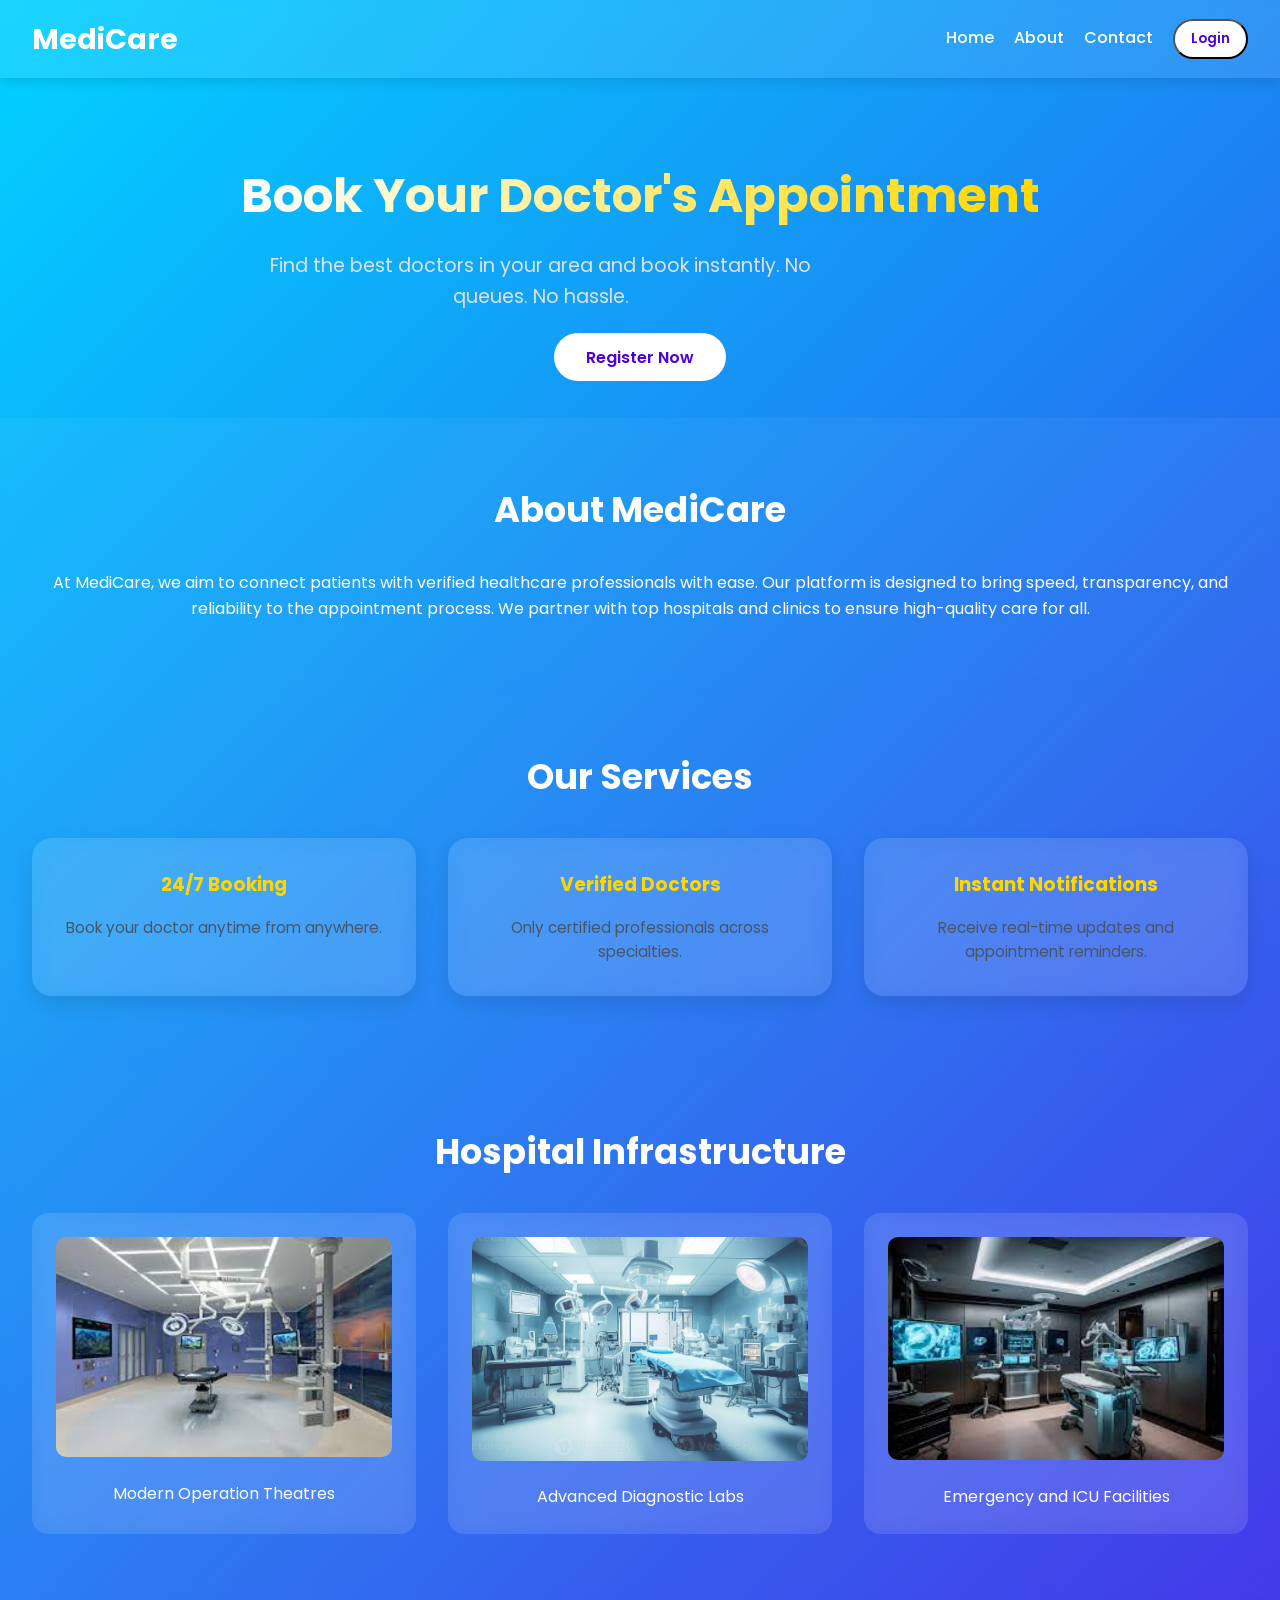
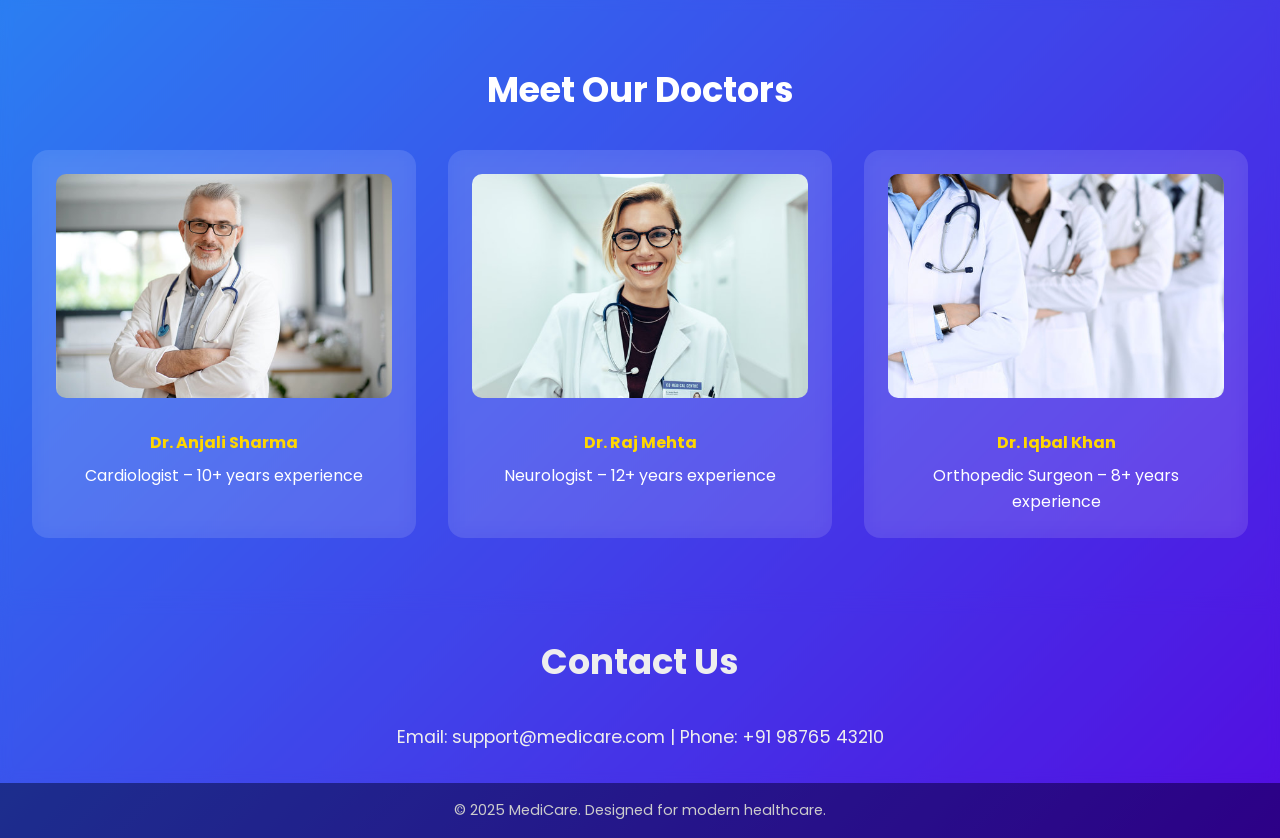
<file: index.html>
<!DOCTYPE html>
<html lang="en">
<head>
  <meta charset="UTF-8" />
  <meta name="viewport" content="width=device-width, initial-scale=1.0"/>
  <title>MediCare – Doctor Booking</title>
  <link href="https://fonts.googleapis.com/css2?family=Poppins:wght@300;500;700&display=swap" rel="stylesheet" />
  <link rel="stylesheet" href="assets/css/index.css" />
  <style>
    :root {
      --primary: #4a00e0;
      --secondary: #00d2ff;
      --dark: #111;
      --light: #f0f0f0;
      --white: #fff;
    }
    * {
      margin: 0;
      padding: 0;
      box-sizing: border-box;
      font-family: 'Poppins', sans-serif;
    }
    body {
      background: linear-gradient(135deg, #00d2ff, #4a00e0);
      color: var(--white);
      overflow-x: hidden;
      
    }
    header {
      background: rgba(255,255,255,0.1);
      backdrop-filter: blur(10px);
      position: sticky;
      top: 0;
      z-index: 999;
      display: flex;
      justify-content: space-between;
      align-items: center;
      padding: 1rem 2rem;
      box-shadow: 0 4px 10px rgba(0,0,0,0.1);
    }
    .logo {
      font-size: 1.8rem;
      font-weight: bold;
      color: var(--white);
    }
    nav a, .nav-btn {
      margin-left: 1rem;
      color: var(--white);
      text-decoration: none;
      font-weight: 500;
      transition: color 0.3s;
    }
    nav a:hover {
      color: #ffd700;
    }
    .nav-btn {
      background: #fff;
      color: var(--primary);
      padding: 0.5rem 1rem;
      border-radius: 20px;
      font-weight: 600;
      cursor: pointer;
      transition: background 0.3s;
    }
    .nav-btn:hover {
      background: #ffd700;
      color: var(--dark);
    }

    .hero {
      display: flex;
      flex-wrap: wrap;
      align-items: center;
      justify-content: center;
      text-align: center;
      padding: 5rem 2rem 3rem;
    }
    .hero-text h1 {
      font-size: 3rem;
      background: -webkit-linear-gradient(left, #fff, #ffd700);
      -webkit-background-clip: text;
      -webkit-text-fill-color: transparent;
    }
    .hero-text p {
      font-size: 1.2rem;
      margin: 1rem 0 2rem;
      color: #e0e0e0;
    }
    .hero-btn {
      background: #fff;
      color: var(--primary);
      padding: 0.8rem 2rem;
      border-radius: 30px;
      font-size: 1rem;
      font-weight: 600;
      text-decoration: none;
      transition: 0.3s ease;
    }
    .hero-btn:hover {
      background: #ffd700;
      color: var(--dark);
    }

    .section {
      padding: 4rem 2rem;
      text-align: center;
      background: rgba(255,255,255,0.05);
      backdrop-filter: blur(6px);
    }
    .section h2 {
      font-size: 2.2rem;
      margin-bottom: 2rem;
    }

    .cards {
      display: grid;
      grid-template-columns: repeat(auto-fit, minmax(250px, 1fr));
      gap: 2rem;
      margin-top: 1rem;
    }
    .card {
      background: rgba(255,255,255,0.1);
      backdrop-filter: blur(12px);
      padding: 2rem;
      border-radius: 20px;
      box-shadow: 0 8px 20px rgba(0,0,0,0.1);
      transition: transform 0.3s ease, box-shadow 0.3s;
    }
    .card:hover {
      transform: translateY(-10px);
      box-shadow: 0 12px 30px rgba(0,0,0,0.15);
    }
    .card h3 {
      color: #ffd700;
      margin-bottom: 1rem;
    }

    .doctors, .infrastructure {
      display: grid;
      grid-template-columns: repeat(auto-fit, minmax(200px, 1fr));
      gap: 2rem;
      margin-top: 2rem;
    }
    .doctor-card, .infra-card {
      background: rgba(255,255,255,0.1);
      backdrop-filter: blur(10px);
      padding: 1.5rem;
      border-radius: 16px;
      text-align: center;
      
    }
    .doctor-card img, .infra-card img {
      width: 100%;
      border-radius: 10px;
      margin-bottom: 1rem;
    }
    .doctor-card h4 {
      color: #ffd700;
      margin: 0.5rem 0;
    }

    .contact {
      padding: 2rem;
      text-align: center;
      font-size: 1.1rem;
      color: #eee;
    }

    footer {
      padding: 1rem;
      background: rgba(0,0,0,0.4);
      text-align: center;
      font-size: 0.9rem;
      color: #ccc;
      
    }

    /* Modal Styles */
    .modal {
      position: fixed;
      inset: 0;
      background: rgba(0,0,0,0.6);
      display: flex;
      align-items: center;
      justify-content: center;
      z-index: 1000;
      opacity: 0;
      pointer-events: none;
      transition: opacity 0.4s;
    }
    .modal.show {
      opacity: 1;
      pointer-events: auto;
    }
    .modal-content {
      background: rgba(255,255,255,0.15);
      backdrop-filter: blur(15px);
      padding: 2rem;
      border-radius: 20px;
      width: 90%;
      max-width: 400px;
      color: #fff;
      box-shadow: 0 6px 20px rgba(0,0,0,0.3);
    }
    .modal-content label {
      display: block;
      margin: 1rem 0 0.5rem;
      font-weight: 500;
    }
    .modal-content input, .modal-content select {
      width: 100%;
      padding: 0.6rem;
      border-radius: 8px;
      border: none;
      margin-bottom: 1rem;
    }
    .modal-content button {
      width: 100%;
      padding: 0.7rem;
      border: none;
      background: #ffd700;
      color: #000;
      border-radius: 30px;
      font-weight: bold;
      cursor: pointer;
    }
    .close-btn {
      position: absolute;
      top: 12px;
      right: 16px;
      font-size: 1.5rem;
      cursor: pointer;
      color: #fff;
    }

    @media (max-width: 768px) {
      .hero-text h1 {
        font-size: 2rem;
      }
    }
  </style>
</head>
<body>

  <header>
    <div class="logo">MediCare</div>
    <nav>
      <a href="#home">Home</a>
      <a href="./about.html">About</a>
      <!-- <a href="./services.html">Services</a> -->
      <a href="./contact.html">Contact</a>
      <button class="nav-btn" id="loginBtn">Login</button>
    </nav>
  </header>

  <!-- Hero Section -->
  <section class="hero" id="home">
    <div class="hero-text">
      <h1>Book Your Doctor's Appointment</h1>
      <p>Find the best doctors in your area and book instantly. No queues. No hassle.</p>
      <a href="patient/register.html" class="hero-btn">Register Now</a>
    </div>
  </section>

  <!-- About Section -->
  <section class="section" id="about">
    <h2>About MediCare</h2>
    <p>At MediCare, we aim to connect patients with verified healthcare professionals with ease. Our platform is designed to bring speed, transparency, and reliability to the appointment process. We partner with top hospitals and clinics to ensure high-quality care for all.</p>
  </section>

  <!-- Services Section -->
  <section class="section" id="services">
    <h2>Our Services</h2>
    <div class="cards">
      <div class="card">
        <h3>24/7 Booking</h3>
        <p>Book your doctor anytime from anywhere.</p>
      </div>
      <div class="card">
        <h3>Verified Doctors</h3>
        <p>Only certified professionals across specialties.</p>
      </div>
      <div class="card">
        <h3>Instant Notifications</h3>
        <p>Receive real-time updates and appointment reminders.</p>
      </div>
    </div>
  </section>

  <!-- Hospital Infrastructure Section -->
  <section class="section">
    <h2>Hospital Infrastructure</h2>
    <div class="infrastructure">
      <div class="infra-card"><img src="assets/images/infrastructure1.jpg" alt="Infra 1"><p>Modern Operation Theatres</p></div>
      <div class="infra-card"><img src="assets/images/infrastructure2.jpg" alt="Infra 2"><p>Advanced Diagnostic Labs</p></div>
      <div class="infra-card"><img src="assets/images/infrastructure3.jpg" alt="Infra 3"><p>Emergency and ICU Facilities</p></div>
    </div>
  </section>

  <!-- Doctors Section -->
  <section class="section">
    <h2>Meet Our Doctors</h2>
    <div class="doctors">
      <div class="doctor-card">
        <img src="assets/images/doctor1.jpg" alt="Dr. Smith">
        <h4>Dr. Anjali Sharma</h4>
        <p>Cardiologist – 10+ years experience</p>
      </div>
      <div class="doctor-card">
        <img src="assets/images/doctor2.jpg" alt="Dr. Mehta">
        <h4>Dr. Raj Mehta</h4>
        <p>Neurologist – 12+ years experience</p>
      </div>
      <div class="doctor-card">
        <img src="assets/images/doctor3.jpg" alt="Dr. Iqbal">
        <h4>Dr. Iqbal Khan</h4>
        <p>Orthopedic Surgeon – 8+ years experience</p>
      </div>
    </div>
  </section>

  <!-- Contact Section -->
  <section class="section contact" id="contact">
    <h2>Contact Us</h2>
    <p>Email: support@medicare.com | Phone: +91 98765 43210</p>
  </section>

  <footer>
    &copy; 2025 MediCare. Designed for modern healthcare.
  </footer>

  <!-- Login Modal -->
  <div class="modal" id="loginModal">
    <div class="modal-content">
      <span class="close-btn" id="closeModal">&times;</span>
      <h2 style="text-align:center;">Login</h2>
      <form id="loginForm">
        <label for="userType">User Role</label>
        <select id="userType" required>
          <option value="">Select</option>
          <option value="admin">Admin</option>
          <option value="doctor">Doctor</option>
          <option value="patient">Patient</option>
        </select>
        <label>Email</label>
        <input type="email" required />
        <label>Password</label>
        <input type="password" required />
        <button type="submit">Login</button>
      </form>
    </div>
  </div>

  <!-- JS Script -->
  <script>
    const loginBtn = document.getElementById('loginBtn');
    const modal = document.getElementById('loginModal');
    const closeBtn = document.getElementById('closeModal');

    loginBtn.onclick = () => modal.classList.add('show');
    closeBtn.onclick = () => modal.classList.remove('show');

    document.getElementById('loginForm').addEventListener('submit', function (e) {
      e.preventDefault();
      const role = document.getElementById('userType').value;
      if (role === 'admin') window.location.href = "admin/dashboard.html";
      else if (role === 'doctor') window.location.href = "doctor/dashboard.html";
      else if (role === 'patient') window.location.href = "patient/dashboard.html";
      else alert('Please select a role.');
    });
  </script>

</body>
</html>
</file>
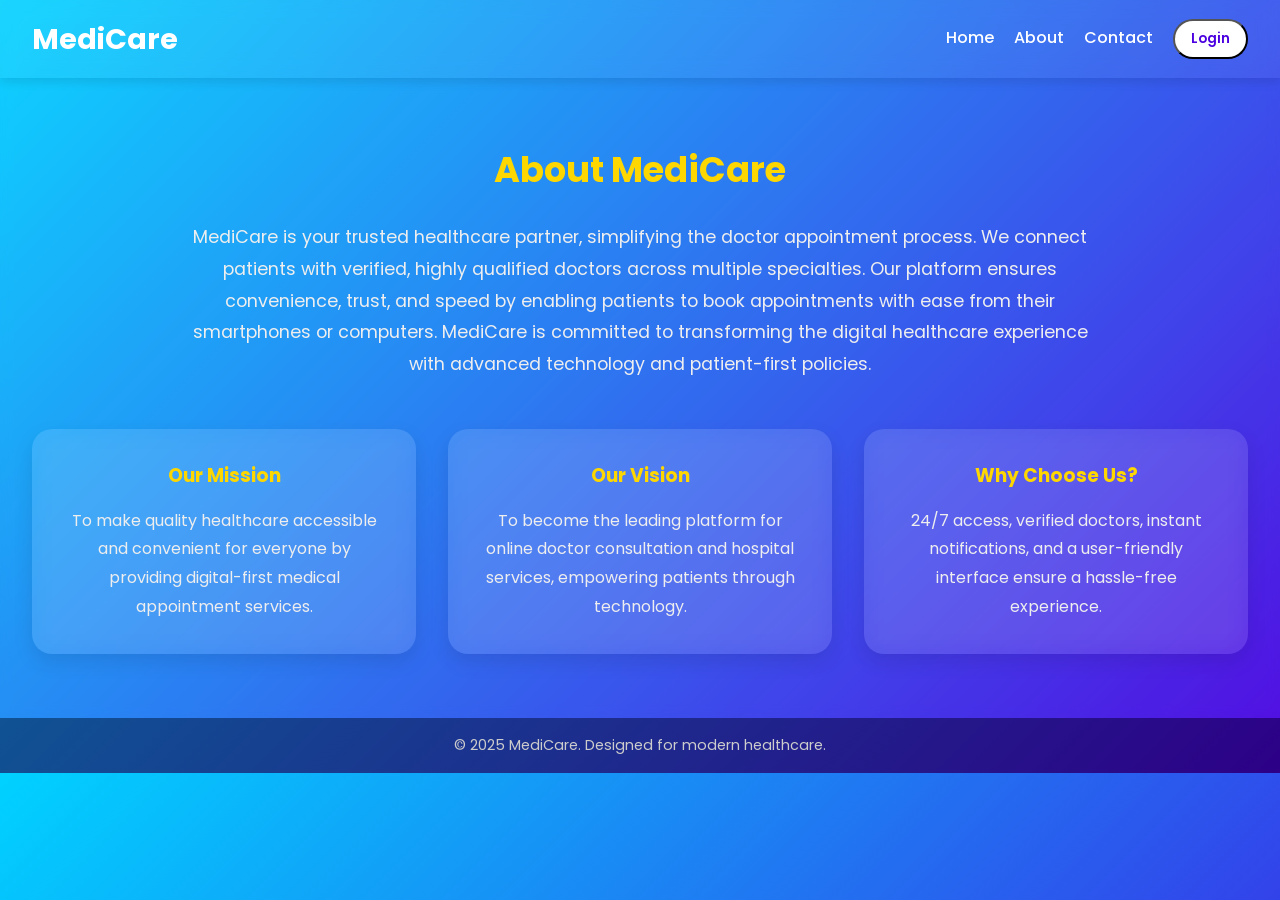
<file: about.html>
<!DOCTYPE html>
<html lang="en">
<head>
  <meta charset="UTF-8" />
  <meta name="viewport" content="width=device-width, initial-scale=1.0"/>
  <title>About – MediCare</title>
  <link href="https://fonts.googleapis.com/css2?family=Poppins:wght@300;500;700&display=swap" rel="stylesheet" />
  <link rel="stylesheet" href="assets/css/index.css" />
  <style>
    :root {
      --primary: #4a00e0;
      --secondary: #00d2ff;
      --dark: #111;
      --light: #f0f0f0;
      --white: #fff;
    }
    * {
      margin: 0;
      padding: 0;
      box-sizing: border-box;
      font-family: 'Poppins', sans-serif;
    }
    body {
      background: linear-gradient(135deg, #00d2ff, #4a00e0);
      color: var(--white);
      overflow-x: hidden;
    }
    header {
      background: rgba(255,255,255,0.1);
      backdrop-filter: blur(10px);
      position: sticky;
      top: 0;
      z-index: 999;
      display: flex;
      justify-content: space-between;
      align-items: center;
      padding: 1rem 2rem;
      box-shadow: 0 4px 10px rgba(0,0,0,0.1);
    }
    .logo {
      font-size: 1.8rem;
      font-weight: bold;
      color: var(--white);
    }
    nav a, .nav-btn {
      margin-left: 1rem;
      color: var(--white);
      text-decoration: none;
      font-weight: 500;
      transition: color 0.3s;
    }
    nav a:hover {
      color: #ffd700;
    }
    .nav-btn {
      background: #fff;
      color: var(--primary);
      padding: 0.5rem 1rem;
      border-radius: 20px;
      font-weight: 600;
      cursor: pointer;
      transition: background 0.3s;
    }
    .nav-btn:hover {
      background: #ffd700;
      color: var(--dark);
    }

    .section {
      padding: 4rem 2rem;
      text-align: center;
      background: rgba(255,255,255,0.05);
      backdrop-filter: blur(6px);
    }
    .section h2 {
      font-size: 2.2rem;
      margin-bottom: 1.5rem;
      color: #ffd700;
    }
    .section p {
      font-size: 1.1rem;
      color: #eee;
      max-width: 900px;
      margin: 0 auto;
      line-height: 1.8;
    }

    .section .cards {
      display: grid;
      grid-template-columns: repeat(auto-fit, minmax(250px, 1fr));
      gap: 2rem;
      margin-top: 3rem;
    }
    .card {
      background: rgba(255,255,255,0.1);
      backdrop-filter: blur(12px);
      padding: 2rem;
      border-radius: 20px;
      box-shadow: 0 8px 20px rgba(0,0,0,0.1);
      transition: transform 0.3s ease, box-shadow 0.3s;
    }
    .card:hover {
      transform: translateY(-10px);
      box-shadow: 0 12px 30px rgba(0,0,0,0.15);
    }
    .card h3 {
      color: #ffd700;
      margin-bottom: 1rem;
    }
    .card p {
      font-size: 1rem;
      color: #eee;
    }

    footer {
      padding: 1rem;
      background: rgba(0,0,0,0.4);
      text-align: center;
      font-size: 0.9rem;
      color: #ccc;
    }

    .modal {
      position: fixed;
      inset: 0;
      background: rgba(0,0,0,0.6);
      display: flex;
      align-items: center;
      justify-content: center;
      z-index: 1000;
      opacity: 0;
      pointer-events: none;
      transition: opacity 0.4s;
    }
    .modal.show {
      opacity: 1;
      pointer-events: auto;
    }
    .modal-content {
      background: rgba(255,255,255,0.15);
      backdrop-filter: blur(15px);
      padding: 2rem;
      border-radius: 20px;
      width: 90%;
      max-width: 400px;
      color: #fff;
      box-shadow: 0 6px 20px rgba(0,0,0,0.3);
    }
    .modal-content label {
      display: block;
      margin: 1rem 0 0.5rem;
      font-weight: 500;
    }
    .modal-content input, .modal-content select {
      width: 100%;
      padding: 0.6rem;
      border-radius: 8px;
      border: none;
      margin-bottom: 1rem;
    }
    .modal-content button {
      width: 100%;
      padding: 0.7rem;
      border: none;
      background: #ffd700;
      color: #000;
      border-radius: 30px;
      font-weight: bold;
      cursor: pointer;
    }
    .close-btn {
      position: absolute;
      top: 12px;
      right: 16px;
      font-size: 1.5rem;
      cursor: pointer;
      color: #fff;
    }

    @media (max-width: 768px) {
      .section h2 {
        font-size: 1.8rem;
      }
    }
  </style>
</head>
<body>

  <!-- Navbar -->
  <header>
    <div class="logo">MediCare</div>
    <nav>
      <a href="./index.html">Home</a>
      <a href="./about.html">About</a>
      <a href="./contact.html">Contact</a>
      <button class="nav-btn" id="loginBtn">Login</button>
    </nav>
  </header>

  <!-- About Section -->
  <section class="section" id="about">
    <h2>About MediCare</h2>
    <p>MediCare is your trusted healthcare partner, simplifying the doctor appointment process. We connect patients with verified, highly qualified doctors across multiple specialties. Our platform ensures convenience, trust, and speed by enabling patients to book appointments with ease from their smartphones or computers. MediCare is committed to transforming the digital healthcare experience with advanced technology and patient-first policies.</p>

    <div class="cards">
      <div class="card">
        <h3>Our Mission</h3>
        <p>To make quality healthcare accessible and convenient for everyone by providing digital-first medical appointment services.</p>
      </div>
      <div class="card">
        <h3>Our Vision</h3>
        <p>To become the leading platform for online doctor consultation and hospital services, empowering patients through technology.</p>
      </div>
      <div class="card">
        <h3>Why Choose Us?</h3>
        <p>24/7 access, verified doctors, instant notifications, and a user-friendly interface ensure a hassle-free experience.</p>
      </div>
    </div>
  </section>

  <!-- Footer -->
  <footer>
    &copy; 2025 MediCare. Designed for modern healthcare.
  </footer>

  <!-- Login Modal -->
  <div class="modal" id="loginModal">
    <div class="modal-content">
      <span class="close-btn" id="closeModal">&times;</span>
      <h2 style="text-align:center;">Login</h2>
      <form id="loginForm">
        <label for="userType">User Role</label>
        <select id="userType" required>
          <option value="">Select</option>
          <option value="admin">Admin</option>
          <option value="doctor">Doctor</option>
          <option value="patient">Patient</option>
        </select>
        <label>Email</label>
        <input type="email" required />
        <label>Password</label>
        <input type="password" required />
        <button type="submit">Login</button>
      </form>
    </div>
  </div>

  <!-- JS Script -->
  <script>
    const loginBtn = document.getElementById('loginBtn');
    const modal = document.getElementById('loginModal');
    const closeBtn = document.getElementById('closeModal');

    loginBtn.onclick = () => modal.classList.add('show');
    closeBtn.onclick = () => modal.classList.remove('show');

    document.getElementById('loginForm').addEventListener('submit', function (e) {
      e.preventDefault();
      const role = document.getElementById('userType').value;
      if (role === 'admin') window.location.href = "admin/dashboard.html";
      else if (role === 'doctor') window.location.href = "doctor/dashboard.html";
      else if (role === 'patient') window.location.href = "patient/dashboard.html";
      else alert('Please select a role.');
    });
  </script>

</body>
</html>
</file>
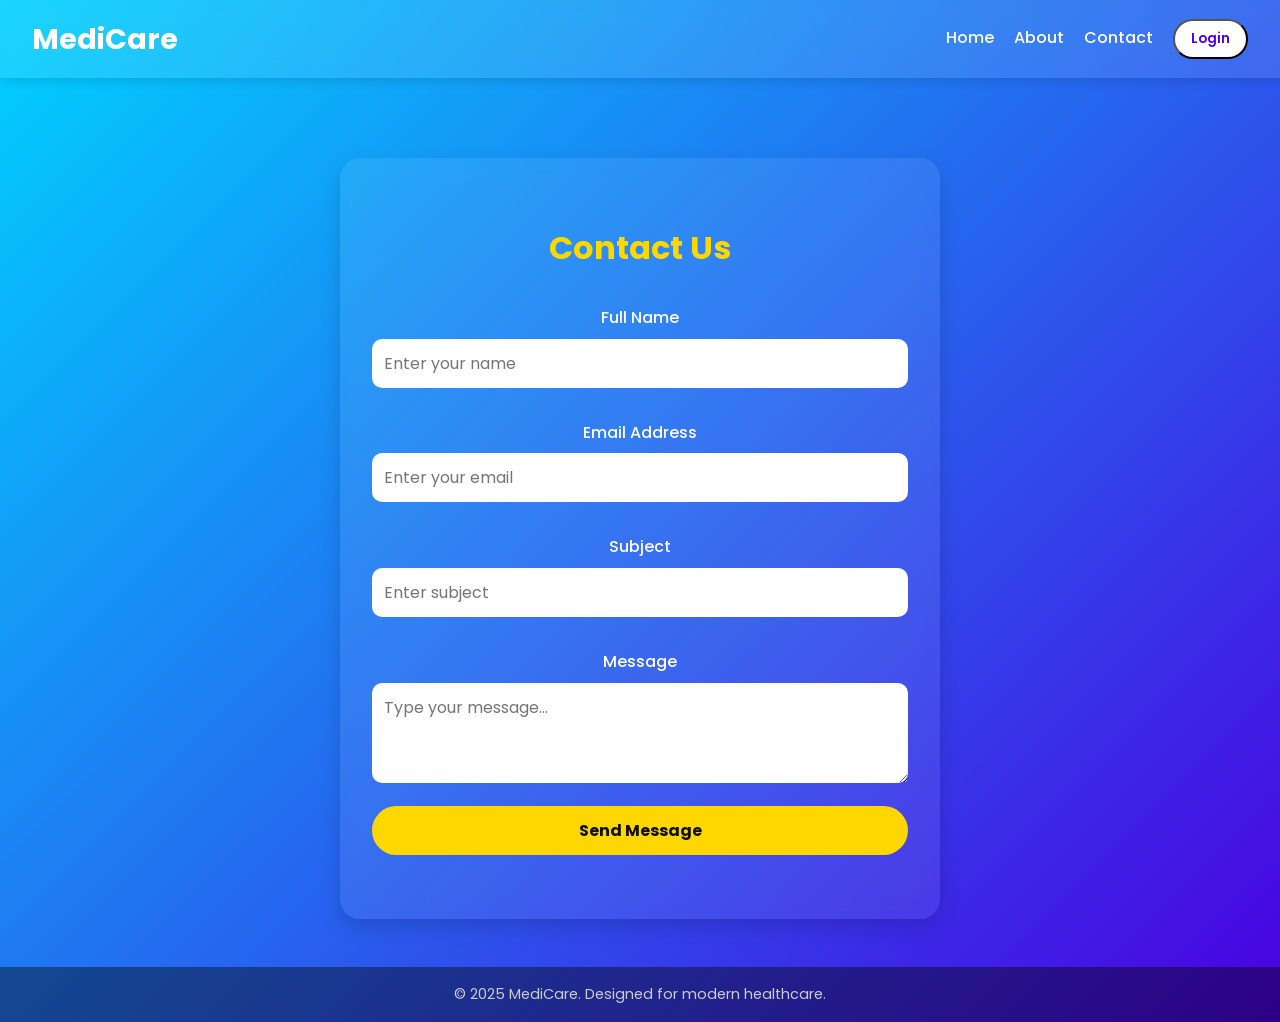
<file: contact.html>
<!DOCTYPE html>
<html lang="en">
<head>
  <meta charset="UTF-8" />
  <meta name="viewport" content="width=device-width, initial-scale=1.0"/>
  <title>Contact Us - MediCare</title>
  <link href="https://fonts.googleapis.com/css2?family=Poppins:wght@300;500;700&display=swap" rel="stylesheet" />
  <link rel="stylesheet" href="assets/css/index.css" />
  <style>
    :root {
      --primary: #4a00e0;
      --secondary: #00d2ff;
      --dark: #111;
      --light: #f0f0f0;
      --white: #fff;
    }
    * {
      margin: 0;
      padding: 0;
      box-sizing: border-box;
      font-family: 'Poppins', sans-serif;
    }
    body {
      background: linear-gradient(135deg, #00d2ff, #4a00e0);
      color: var(--white);
      overflow-x: hidden;
    }
    header {
      background: rgba(255,255,255,0.1);
      backdrop-filter: blur(10px);
      position: sticky;
      top: 0;
      z-index: 999;
      display: flex;
      justify-content: space-between;
      align-items: center;
      padding: 1rem 2rem;
      box-shadow: 0 4px 10px rgba(0,0,0,0.1);
    }
    .logo {
      font-size: 1.8rem;
      font-weight: bold;
      color: var(--white);
    }
    nav a, .nav-btn {
      margin-left: 1rem;
      color: var(--white);
      text-decoration: none;
      font-weight: 500;
      transition: color 0.3s;
    }
    nav a:hover {
      color: #ffd700;
    }
    .nav-btn {
      background: #fff;
      color: var(--primary);
      padding: 0.5rem 1rem;
      border-radius: 20px;
      font-weight: 600;
      cursor: pointer;
      transition: background 0.3s;
    }
    .nav-btn:hover {
      background: #ffd700;
      color: var(--dark);
    }

    .contact-section {
      padding: 4rem 2rem;
      max-width: 600px;
      margin: auto;
      background: rgba(255,255,255,0.08);
      backdrop-filter: blur(8px);
      border-radius: 20px;
      box-shadow: 0 8px 20px rgba(0,0,0,0.15);
      margin-top: 5rem;
    }
    .contact-section h2 {
      text-align: center;
      margin-bottom: 2rem;
      font-size: 2rem;
      color: #ffd700;
    }
    .contact-section form label {
      display: block;
      margin: 1rem 0 0.5rem;
      font-weight: 500;
    }
    .contact-section form input,
    .contact-section form textarea {
      width: 100%;
      padding: 0.75rem;
      border-radius: 10px;
      border: none;
      margin-bottom: 1rem;
      font-size: 1rem;
    }
    .contact-section form textarea {
      resize: vertical;
      min-height: 100px;
    }
    .contact-section form button {
      width: 100%;
      padding: 0.75rem;
      background-color: #ffd700;
      color: #111;
      border: none;
      border-radius: 25px;
      font-weight: bold;
      font-size: 1rem;
      cursor: pointer;
      transition: background 0.3s ease;
    }
    .contact-section form button:hover {
      background-color: #fff200;
    }

    footer {
      padding: 1rem;
      background: rgba(0,0,0,0.4);
      text-align: center;
      font-size: 0.9rem;
      color: #ccc;
      margin-top: 3rem;
    }

    /* Modal Styles */
    .modal {
      position: fixed;
      inset: 0;
      background: rgba(0,0,0,0.6);
      display: flex;
      align-items: center;
      justify-content: center;
      z-index: 1000;
      opacity: 0;
      pointer-events: none;
      transition: opacity 0.4s;
    }
    .modal.show {
      opacity: 1;
      pointer-events: auto;
    }
    .modal-content {
      background: rgba(255,255,255,0.15);
      backdrop-filter: blur(15px);
      padding: 2rem;
      border-radius: 20px;
      width: 90%;
      max-width: 400px;
      color: #fff;
      box-shadow: 0 6px 20px rgba(0,0,0,0.3);
      position: relative;
    }
    .modal-content label {
      display: block;
      margin: 1rem 0 0.5rem;
      font-weight: 500;
    }
    .modal-content input, .modal-content select {
      width: 100%;
      padding: 0.6rem;
      border-radius: 8px;
      border: none;
      margin-bottom: 1rem;
    }
    .modal-content button {
      width: 100%;
      padding: 0.7rem;
      border: none;
      background: #ffd700;
      color: #000;
      border-radius: 30px;
      font-weight: bold;
      cursor: pointer;
    }
    .close-btn {
      position: absolute;
      top: 12px;
      right: 16px;
      font-size: 1.5rem;
      cursor: pointer;
      color: #fff;
    }

    @media (max-width: 768px) {
      .contact-section {
        margin: 2rem 1rem;
      }
    }
  </style>
</head>
<body>

  <header>
    <div class="logo">MediCare</div>
    <nav>
      <a href="./index.html">Home</a>
      <a href="./about.html">About</a>
      <a href="./contact.html">Contact</a>
      <button class="nav-btn" id="loginBtn">Login</button>
    </nav>
  </header>

  <!-- Contact Form Section -->
  <section class="contact-section">
    <h2>Contact Us</h2>
    <form>
      <label for="name">Full Name</label>
      <input type="text" id="name" placeholder="Enter your name" required />

      <label for="email">Email Address</label>
      <input type="email" id="email" placeholder="Enter your email" required />

      <label for="subject">Subject</label>
      <input type="text" id="subject" placeholder="Enter subject" required />

      <label for="message">Message</label>
      <textarea id="message" placeholder="Type your message..." required></textarea>

      <button type="submit">Send Message</button>
    </form>
  </section>

  <footer>
    &copy; 2025 MediCare. Designed for modern healthcare.
  </footer>

  <!-- Login Modal -->
  <div class="modal" id="loginModal">
    <div class="modal-content">
      <span class="close-btn" id="closeModal">&times;</span>
      <h2 style="text-align:center;">Login</h2>
      <form id="loginForm">
        <label for="userType">User Role</label>
        <select id="userType" required>
          <option value="">Select</option>
          <option value="admin">Admin</option>
          <option value="doctor">Doctor</option>
          <option value="patient">Patient</option>
        </select>
        <label>Email</label>
        <input type="email" required />
        <label>Password</label>
        <input type="password" required />
        <button type="submit">Login</button>
      </form>
    </div>
  </div>

  <!-- JS Script -->
  <script>
    const loginBtn = document.getElementById('loginBtn');
    const modal = document.getElementById('loginModal');
    const closeBtn = document.getElementById('closeModal');

    loginBtn.onclick = () => modal.classList.add('show');
    closeBtn.onclick = () => modal.classList.remove('show');

    document.getElementById('loginForm').addEventListener('submit', function (e) {
      e.preventDefault();
      const role = document.getElementById('userType').value;
      if (role === 'admin') window.location.href = "admin/dashboard.html";
      else if (role === 'doctor') window.location.href = "doctor/dashboard.html";
      else if (role === 'patient') window.location.href = "patient/dashboard.html";
      else alert('Please select a role.');
    });
  </script>

</body>
</html>
</file>
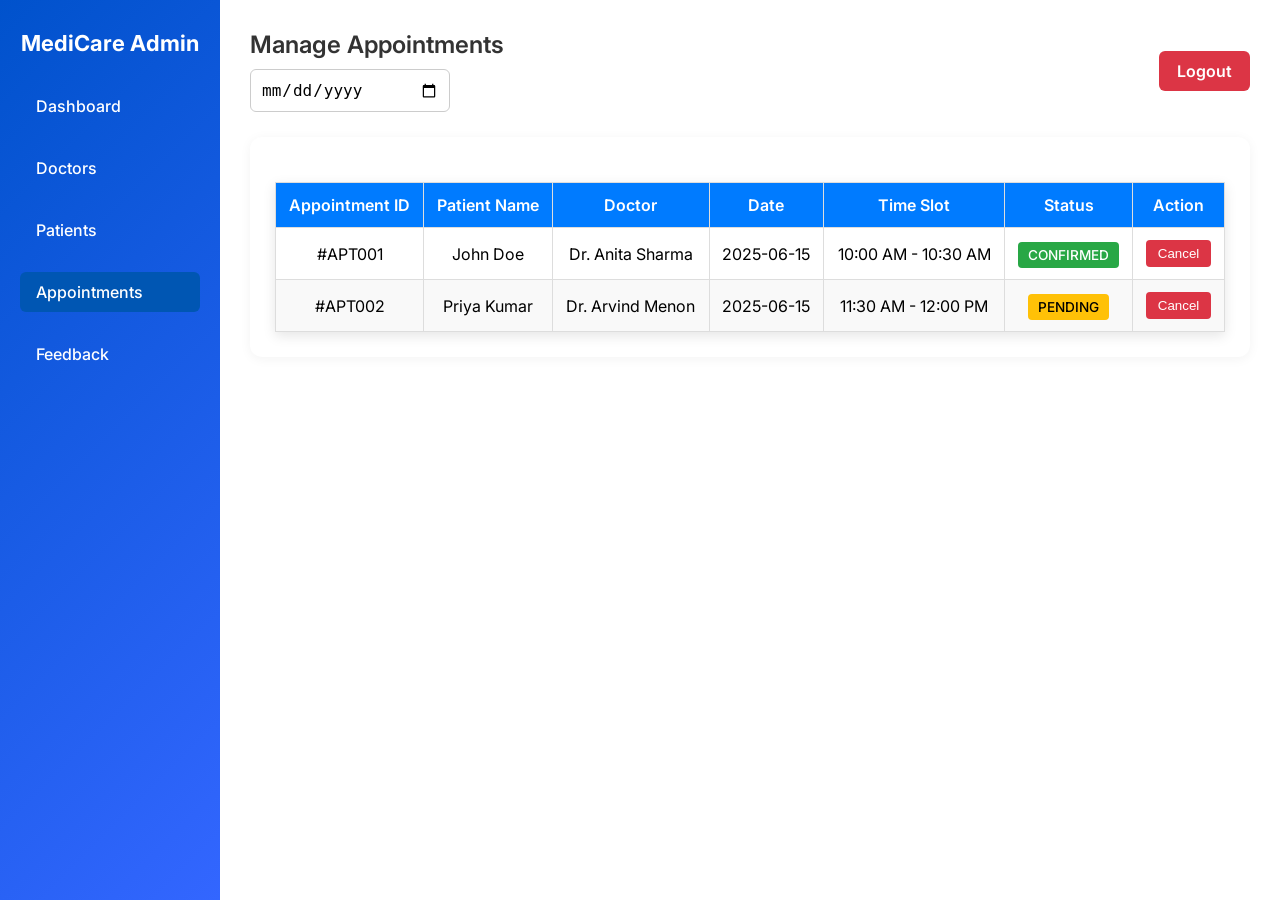
<file: admin/appointments.html>
<!DOCTYPE html>
<html lang="en">
<head>
  <meta charset="UTF-8" />
  <meta name="viewport" content="width=device-width, initial-scale=1.0" />
  <title>Admin - Appointments</title>
  <link rel="stylesheet" href="../assets/css/admin-appointments.css" />
  <link href="https://fonts.googleapis.com/css2?family=Inter:wght@400;600&display=swap" rel="stylesheet">

  <style>
    * {
      margin: 0;
      padding: 0;
      box-sizing: border-box;
    }

    body {
      font-family: 'Inter', sans-serif;
      min-height: 100vh;
      /* background: url('../assets/images/.jpg') no-repeat center center/cover; */
      position: relative;
    }

    /* Semi-transparent white overlay */
    body::before {
      content: "";
      position: absolute;
      top: 0; left: 0;
      width: 100%;
      height: 100%;
      background-color: rgba(255, 255, 255, 0.9);
      z-index: -1;
    }

    .admin-sidebar {
      width: 220px;
      background-color: #007bff;
      color: white;
      padding: 30px 20px;
      height: 100vh;
      position: fixed;
      top: 0;
      left: 0;
    }

    .admin-sidebar .logo {
      font-size: 22px;
      font-weight: bold;
      margin-bottom: 30px;
    }

    .admin-nav {
      display: flex;
      flex-direction: column;
      gap: 12px;
    }

    .admin-nav a {
      text-decoration: none;
      color: white;
      padding: 10px 16px;
      border-radius: 6px;
      font-weight: 500;
      transition: background-color 0.3s ease;
    }

    .admin-nav a:hover {
      background-color: #3399ff;
    }

    .admin-nav a.active {
      background-color: #0056b3;
    }

    .admin-main-content {
      margin-left: 220px;
      padding: 30px;
      width: calc(100% - 220px);
    }

    .admin-header {
      display: flex;
      justify-content: space-between;
      align-items: center;
      margin-bottom: 25px;
      flex-wrap: wrap;
    }

    .header-left {
      display: flex;
      flex-direction: column;
      gap: 10px;
    }

    .admin-header h1 {
      font-size: 24px;
      font-weight: 600;
      color: #333;
    }

    .date-filter {
      padding: 10px;
      font-size: 16px;
      border: 1px solid #ccc;
      border-radius: 6px;
      max-width: 200px;
    }

    .logout-btn {
      background-color: #dc3545;
      color: white;
      text-decoration: none;
      padding: 10px 18px;
      border-radius: 6px;
      font-weight: 600;
      transition: background-color 0.3s ease;
    }

    .logout-btn:hover {
      background-color: #c82333;
    }

    .appointments-table-section {
      overflow-x: auto;
    }

    .appointments-table {
      width: 100%;
      border-collapse: collapse;
      background-color: white;
      margin-top: 20px;
      box-shadow: 0 4px 12px rgba(0, 0, 0, 0.1);
    }

    .appointments-table th,
    .appointments-table td {
      border: 1px solid #ddd;
      padding: 12px;
      text-align: center;
    }

    .appointments-table th {
      background-color: #007bff;
      color: white;
    }

    .appointments-table tr:nth-child(even) {
      background-color: #f9f9f9;
    }

    .btn-cancel {
      padding: 6px 12px;
      background-color: #dc3545;
      color: white;
      border: none;
      border-radius: 4px;
      cursor: pointer;
    }

    .btn-cancel:hover {
      background-color: #c82333;
    }

    .status {
      padding: 5px 10px;
      border-radius: 4px;
      font-weight: 500;
    }

    .status.confirmed {
      background-color: #28a745;
      color: white;
    }

    .status.pending {
      background-color: #ffc107;
      color: black;
    }

    @media (max-width: 768px) {
      .admin-sidebar {
        position: relative;
        width: 100%;
        height: auto;
      }

      .admin-main-content {
        margin-left: 0;
        padding: 20px;
        width: 100%;
      }

      .admin-header {
        flex-direction: column;
        align-items: flex-start;
        gap: 10px;
      }

      .logout-btn {
        align-self: flex-end;
      }
    }
  </style>
</head>
<body>

  <!-- Sidebar Navigation -->
  <aside class="admin-sidebar">
    <div class="logo">MediCare Admin</div>
    <nav class="admin-nav">
      <a href="dashboard.html">Dashboard</a>
      <a href="doctors.html">Doctors</a>
      <a href="patients.html">Patients</a>
      <a href="appointments.html" class="active">Appointments</a>
      <a href="feedback.html">Feedback</a>
    </nav>
  </aside>

  <!-- Main Content -->
  <main class="admin-main-content">

    <!-- Header -->
    <header class="admin-header">
      <div class="header-left">
        <h1>Manage Appointments</h1>
        <input type="date" class="date-filter" />
      </div>
      <a href="../index.html" class="logout-btn">Logout</a>
    </header>

    <section class="appointments-table-section">
      <table class="appointments-table">
        <thead>
          <tr>
            <th>Appointment ID</th>
            <th>Patient Name</th>
            <th>Doctor</th>
            <th>Date</th>
            <th>Time Slot</th>
            <th>Status</th>
            <th>Action</th>
          </tr>
        </thead>
        <tbody id="appointmentTable">
          <tr>
            <td>#APT001</td>
            <td>John Doe</td>
            <td>Dr. Anita Sharma</td>
            <td>2025-06-15</td>
            <td>10:00 AM - 10:30 AM</td>
            <td><span class="status confirmed">Confirmed</span></td>
            <td><button class="btn-cancel" onclick="cancelAppointment(this)">Cancel</button></td>
          </tr>
          <tr>
            <td>#APT002</td>
            <td>Priya Kumar</td>
            <td>Dr. Arvind Menon</td>
            <td>2025-06-15</td>
            <td>11:30 AM - 12:00 PM</td>
            <td><span class="status pending">Pending</span></td>
            <td><button class="btn-cancel" onclick="cancelAppointment(this)">Cancel</button></td>
          </tr>
        </tbody>
      </table>
    </section>
  </main>

  <script>
    function cancelAppointment(button) {
      const row = button.closest("tr");
      const confirmed = confirm("Are you sure you want to cancel this appointment?");
      if (confirmed) {
        row.remove();
        alert("Appointment cancelled successfully.");
      }
    }
  </script>

</body>
</html>
</file>
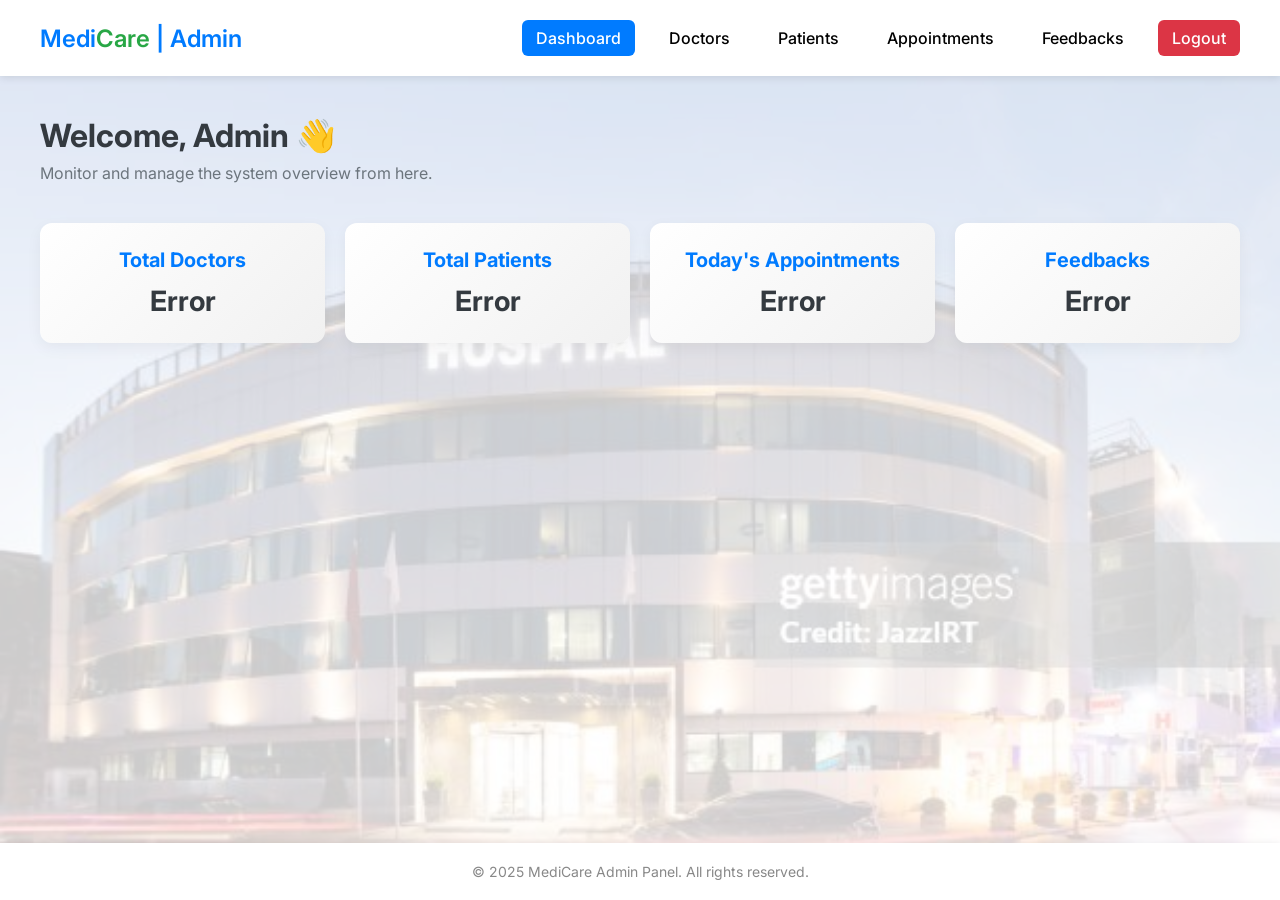
<file: admin/dashboard.html>
<!DOCTYPE html>
<html lang="en">
<head>
  <meta charset="UTF-8" />
  <meta name="viewport" content="width=device-width, initial-scale=1.0"/>
  <title>Admin Dashboard - MediCare</title>
  <link href="https://fonts.googleapis.com/css2?family=Inter:wght@400;600&display=swap" rel="stylesheet">

  <style>
    * {
      margin: 0;
      padding: 0;
      box-sizing: border-box;
    }

    body {
      font-family: 'Inter', sans-serif;
      min-height: 100vh;
      display: flex;
      flex-direction: column;
      background-image: url('../assets/images/dashboard-bg.jpg'); /* <-- Update this path */
      background-size: cover;
      background-position: center;
      background-repeat: no-repeat;
      position: relative;
    }

    /* Optional white overlay for readability */
    body::before {
      content: "";
      position: absolute;
      top: 0;
      left: 0;
      width: 100%;
      height: 100%;
      background: rgba(255, 255, 255, 0.8); /* Adjust opacity */
      z-index: -1;
    }

    a {
      text-decoration: none;
      color: inherit;
    }

    .admin-dash-header {
      background-color: #ffffff;
      box-shadow: 0 2px 8px rgba(0, 0, 0, 0.1);
      padding: 20px 40px;
      position: sticky;
      top: 0;
      z-index: 1000;
    }

    .admin-dash-container {
      display: flex;
      justify-content: space-between;
      align-items: center;
      flex-wrap: wrap;
    }

    .admin-dash-logo {
      font-size: 24px;
      font-weight: 600;
      color: #007bff;
    }

    .admin-dash-logo span {
      color: #28a745;
    }

    .admin-dash-nav {
      display: flex;
      gap: 20px;
      flex-wrap: wrap;
    }

    .admin-dash-nav a {
      font-weight: 500;
      padding: 8px 14px;
      border-radius: 6px;
      transition: background 0.3s;
    }

    .admin-dash-nav a:hover {
      background-color: #f0f0f0;
    }

    .admin-dash-nav a.active {
      background-color: #007bff;
      color: #fff;
    }

    .admin-dash-nav .admin-dash-logout {
      background-color: #dc3545;
      color: white;
    }

    .admin-dash-nav .admin-dash-logout:hover {
      background-color: #c82333;
    }

    .admin-dash-main {
      flex: 1;
      padding: 40px 20px;
    }

    .admin-dash-wrapper {
      max-width: 1200px;
      margin: auto;
    }

    .admin-dash-welcome h1 {
      font-size: 32px;
      margin-bottom: 8px;
      color: #343a40;
    }

    .admin-dash-welcome p {
      font-size: 16px;
      color: #6c757d;
    }

    .admin-dash-stats {
      display: grid;
      grid-template-columns: repeat(auto-fit, minmax(220px, 1fr));
      gap: 20px;
      margin-top: 40px;
    }

    .admin-dash-card {
      background: linear-gradient(135deg, #ffffff, #f1f1f1);
      padding: 25px;
      border-radius: 12px;
      box-shadow: 0 5px 15px rgba(0, 0, 0, 0.05);
      text-align: center;
      transition: transform 0.3s, box-shadow 0.3s;
    }

    .admin-dash-card:hover {
      transform: translateY(-5px);
      box-shadow: 0 10px 20px rgba(0, 0, 0, 0.1);
    }

    .admin-dash-card h2 {
      font-size: 20px;
      margin-bottom: 12px;
      color: #007bff;
    }

    .admin-dash-card p {
      font-size: 28px;
      font-weight: bold;
      color: #343a40;
    }

    .admin-dash-footer {
      text-align: center;
      padding: 20px;
      background-color: #fff;
      color: #888;
      font-size: 14px;
      box-shadow: 0 -1px 5px rgba(0, 0, 0, 0.05);
    }

    @media (max-width: 600px) {
      .admin-dash-nav {
        justify-content: center;
        gap: 10px;
        margin-top: 10px;
      }

      .admin-dash-header {
        padding: 20px;
      }
    }
  </style>
</head>

<body>

  <!-- Header -->
  <header class="admin-dash-header">
    <div class="admin-dash-container">
      <div class="admin-dash-logo">Medi<span>Care</span> | Admin</div>
      <nav class="admin-dash-nav">
        <a href="dashboard.html" class="active">Dashboard</a>
        <a href="doctors.html">Doctors</a>
        <a href="patients.html">Patients</a>
        <a href="appointments.html">Appointments</a>
        <a href="feedbacks.html">Feedbacks</a>
        <a href="#" id="logoutBtn" class="admin-dash-logout">Logout</a>
      </nav>
    </div>
  </header>

  <!-- Main Dashboard -->
  <main class="admin-dash-main">
    <div class="admin-dash-wrapper">
      <section class="admin-dash-welcome">
        <h1>Welcome, Admin 👋</h1>
        <p>Monitor and manage the system overview from here.</p>
      </section>

      <section class="admin-dash-stats">
        
        <div class="admin-dash-card">
          <h2>Total Doctors</h2>
          <p id="doctorCount">Loading...</p>
        </div>
        <div class="admin-dash-card">
          <h2>Total Patients</h2>
          <p id="patientCount">Loading...</p>
        </div>
        <div class="admin-dash-card">
          <h2>Today's Appointments</h2>
          <p id="appointmentCount">Loading...</p>
        </div>
        <div class="admin-dash-card">
          <h2>Feedbacks</h2>
          <p id="feedbackCount">Loading...</p>
        </div>
      </section>
    </div>
  </main>

  <!-- Footer -->
  <footer class="admin-dash-footer">
    <p>&copy; 2025 MediCare Admin Panel. All rights reserved.</p>
  </footer>

  <!-- JavaScript -->
  <script>
    window.addEventListener("DOMContentLoaded", () => {
      fetch("http://localhost:8000/api/admin/stats/")
        .then(response => response.json())
        .then(data => {
          document.getElementById("doctorCount").innerText = data.total_doctors;
          document.getElementById("patientCount").innerText = data.total_patients;
          document.getElementById("appointmentCount").innerText = data.todays_appointments;
          document.getElementById("feedbackCount").innerText = data.total_feedbacks;
        })
        .catch(error => {
          console.error("Failed to fetch dashboard data:", error);
          document.getElementById("doctorCount").innerText = "Error";
          document.getElementById("patientCount").innerText = "Error";
          document.getElementById("appointmentCount").innerText = "Error";
          document.getElementById("feedbackCount").innerText = "Error";
        });
    });

    document.getElementById("logoutBtn").addEventListener("click", function (e) {
      e.preventDefault();
      if (confirm("Are you sure you want to log out?")) {
        window.location.href = "../index.html";
      }
    });
  </script>

</body>
</html>
</file>
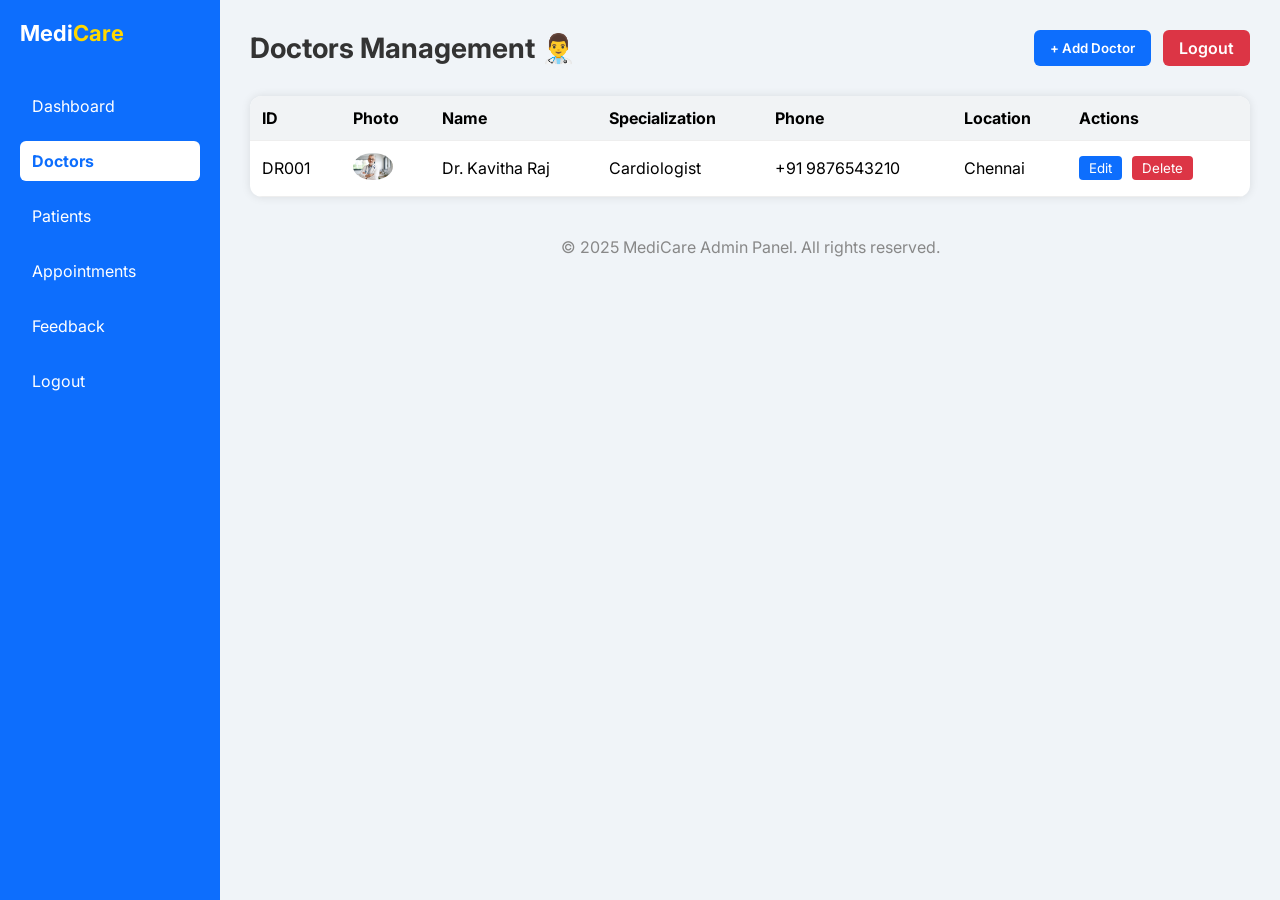
<file: admin/doctors.html>
<!DOCTYPE html>
<html lang="en">
<head>
  <meta charset="UTF-8" />
  <meta name="viewport" content="width=device-width, initial-scale=1.0"/>
  <title>Doctors - MediCare Admin</title>
  <link href="https://fonts.googleapis.com/css2?family=Inter:wght@400;600&display=swap" rel="stylesheet">
  <style>
    * {
      box-sizing: border-box;
      font-family: 'Inter', sans-serif;
      margin: 0;
      padding: 0;
    }
    body {
      display: flex;
      min-height: 100vh;
      background: #f0f4f8;
       /* background-image: url('../assets/images/dashboard-bg.jpg'); */
    }

    /* Sidebar */
    aside {
      width: 220px;
      background: #0d6efd;
      color: #fff;
      padding: 20px;
    }
    aside .logo {
      font-size: 22px;
      font-weight: bold;
      margin-bottom: 40px;
    }
    aside .logo span {
      color: #ffd700;
    }
    aside nav a {
      display: block;
      color: #fff;
      text-decoration: none;
      margin: 15px 0;
      padding: 10px 12px;
      border-radius: 6px;
      transition: background 0.3s ease;
    }
    aside nav a:hover,
    aside nav a.active {
      background: #ffffff;
      color: #0d6efd;
      font-weight: bold;
    }

    /* Main Layout */
    .main {
      flex-grow: 1;
      padding: 30px;
    }

    .topbar {
      display: flex;
      justify-content: space-between;
      align-items: center;
    }
    .topbar h1 {
      font-size: 28px;
      color: #333;
    }
    .topbar .topbar-buttons {
      display: flex;
      gap: 12px;
    }
    .topbar button,
    .logout-btn {
      padding: 8px 16px;
      border: none;
      border-radius: 6px;
      color: #fff;
      cursor: pointer;
      font-weight: 600;
      text-decoration: none;
    }
    #toggleForm {
      background-color: #0d6efd;
    }
    .logout-btn {
      background-color: #dc3545;
    }
    .logout-btn:hover {
      background-color: #bb2d3b;
    }

    /* Form Container */
    .form-container {
      margin-top: 20px;
      padding: 20px;
      background: white;
      border-radius: 12px;
      display: none;
      box-shadow: 0 0 10px rgba(0,0,0,0.1);
    }
    .form-container label {
      display: block;
      margin-bottom: 10px;
    }
    .form-container input {
      width: 100%;
      padding: 8px;
      margin-bottom: 16px;
      border-radius: 6px;
      border: 1px solid #ccc;
    }
    .form-container .actions {
      display: flex;
      gap: 10px;
    }
    .form-container .actions button {
      padding: 8px 14px;
      border: none;
      border-radius: 6px;
      cursor: pointer;
    }
    .form-container .save-btn {
      background: #198754;
      color: white;
    }
    .form-container .cancel-btn {
      background: #6c757d;
      color: white;
    }

    /* Table */
    table {
      width: 100%;
      border-collapse: collapse;
      margin-top: 30px;
      background: white;
      border-radius: 12px;
      overflow: hidden;
      box-shadow: 0 0 10px rgba(0,0,0,0.1);
    }
    th, td {
      padding: 12px;
      text-align: left;
      border-bottom: 1px solid #eee;
    }
    th {
      background: #f1f3f5;
    }
    td img {
      width: 40px;
      border-radius: 50%;
    }
    td button {
      margin-right: 6px;
      padding: 4px 10px;
      border: none;
      border-radius: 4px;
      cursor: pointer;
    }
    .edit-btn {
      background: #0d6efd;
      color: white;
    }
    .delete-btn {
      background: #dc3545;
      color: white;
    }

    footer {
      text-align: center;
      margin-top: 40px;
      color: #888;
    }
  </style>
</head>
<body>

  <!-- Sidebar -->
  <aside>
    <div class="logo">Medi<span>Care</span></div>
    <nav>
      <a href="dashboard.html">Dashboard</a>
      <a href="doctors.html" class="active">Doctors</a>
      <a href="patients.html">Patients</a>
      <a href="appointments.html">Appointments</a>
      <a href="feedback.html">Feedback</a>
      <a href="../index.html">Logout</a>
    </nav>
  </aside>

  <!-- Main Content -->
  <div class="main">
    <div class="topbar">
      <h1>Doctors Management 👨‍⚕️</h1>
      <div class="topbar-buttons">
        <button id="toggleForm">+ Add Doctor</button>
        <a href="../index.html" class="logout-btn">Logout</a>
      </div>
    </div>

    <!-- Add/Edit Form -->
    <div class="form-container" id="doctorFormContainer">
      <form id="doctorForm">
        <input type="hidden" id="doctorId">
        <label>Name: <input type="text" id="doctorName" required></label>
        <label>Specialization: <input type="text" id="doctorSpec" required></label>
        <label>Phone: <input type="text" id="doctorPhone" required></label>
        <label>Location: <input type="text" id="doctorLoc" required></label>
        <label>Photo URL: <input type="text" id="doctorPhoto" required></label>
        <div class="actions">
          <button type="submit" class="save-btn">Save</button>
          <button type="button" class="cancel-btn" onclick="resetForm()">Cancel</button>
        </div>
      </form>
    </div>

    <!-- Doctors Table -->
    <table>
      <thead>
        <tr>
          <th>ID</th>
          <th>Photo</th>
          <th>Name</th>
          <th>Specialization</th>
          <th>Phone</th>
          <th>Location</th>
          <th>Actions</th>
        </tr>
      </thead>
      <tbody id="doctorTableBody">
        <tr>
          <td>DR001</td>
          <td><img src="../assets/images/doctor1.jpg" alt="Dr. Kavitha"></td>
          <td>Dr. Kavitha Raj</td>
          <td>Cardiologist</td>
          <td>+91 9876543210</td>
          <td>Chennai</td>
          <td>
            <button class="edit-btn" onclick="editDoctor(this)">Edit</button>
            <button class="delete-btn" onclick="deleteDoctor(this)">Delete</button>
          </td>
        </tr>
      </tbody>
    </table>

    <footer>
      &copy; 2025 MediCare Admin Panel. All rights reserved.
    </footer>
  </div>

  <!-- JavaScript Logic -->
  <script>
    const formContainer = document.getElementById("doctorFormContainer");
    const toggleFormBtn = document.getElementById("toggleForm");
    const doctorForm = document.getElementById("doctorForm");
    const tableBody = document.getElementById("doctorTableBody");

    let isEditMode = false;
    let currentRow = null;

    toggleFormBtn.addEventListener("click", () => {
      formContainer.style.display = formContainer.style.display === "none" || formContainer.style.display === "" ? "block" : "none";
      resetForm();
    });

    function resetForm() {
      doctorForm.reset();
      isEditMode = false;
      currentRow = null;
    }

    doctorForm.addEventListener("submit", function (e) {
      e.preventDefault();
      const name = document.getElementById("doctorName").value;
      const spec = document.getElementById("doctorSpec").value;
      const phone = document.getElementById("doctorPhone").value;
      const loc = document.getElementById("doctorLoc").value;
      const photo = document.getElementById("doctorPhoto").value;

      if (isEditMode && currentRow) {
        const cells = currentRow.querySelectorAll("td");
        cells[1].innerHTML = `<img src="${photo}">`;
        cells[2].innerText = name;
        cells[3].innerText = spec;
        cells[4].innerText = phone;
        cells[5].innerText = loc;
      } else {
        const newRow = document.createElement("tr");
        newRow.innerHTML = `
          <td>DR${Math.floor(Math.random() * 1000)}</td>
          <td><img src="${photo}"></td>
          <td>${name}</td>
          <td>${spec}</td>
          <td>${phone}</td>
          <td>${loc}</td>
          <td>
            <button class="edit-btn" onclick="editDoctor(this)">Edit</button>
            <button class="delete-btn" onclick="deleteDoctor(this)">Delete</button>
          </td>
        `;
        tableBody.appendChild(newRow);
      }
      formContainer.style.display = "none";
      resetForm();
    });

    function editDoctor(button) {
      currentRow = button.closest("tr");
      const cells = currentRow.querySelectorAll("td");
      document.getElementById("doctorPhoto").value = cells[1].querySelector("img").src;
      document.getElementById("doctorName").value = cells[2].innerText;
      document.getElementById("doctorSpec").value = cells[3].innerText;
      document.getElementById("doctorPhone").value = cells[4].innerText;
      document.getElementById("doctorLoc").value = cells[5].innerText;
      isEditMode = true;
      formContainer.style.display = "block";
    }

    function deleteDoctor(button) {
      const confirmDel = confirm("Are you sure to delete this doctor?");
      if (confirmDel) {
        const row = button.closest("tr");
        row.remove();
      }
    }
  </script>
</body>
</html>
</file>
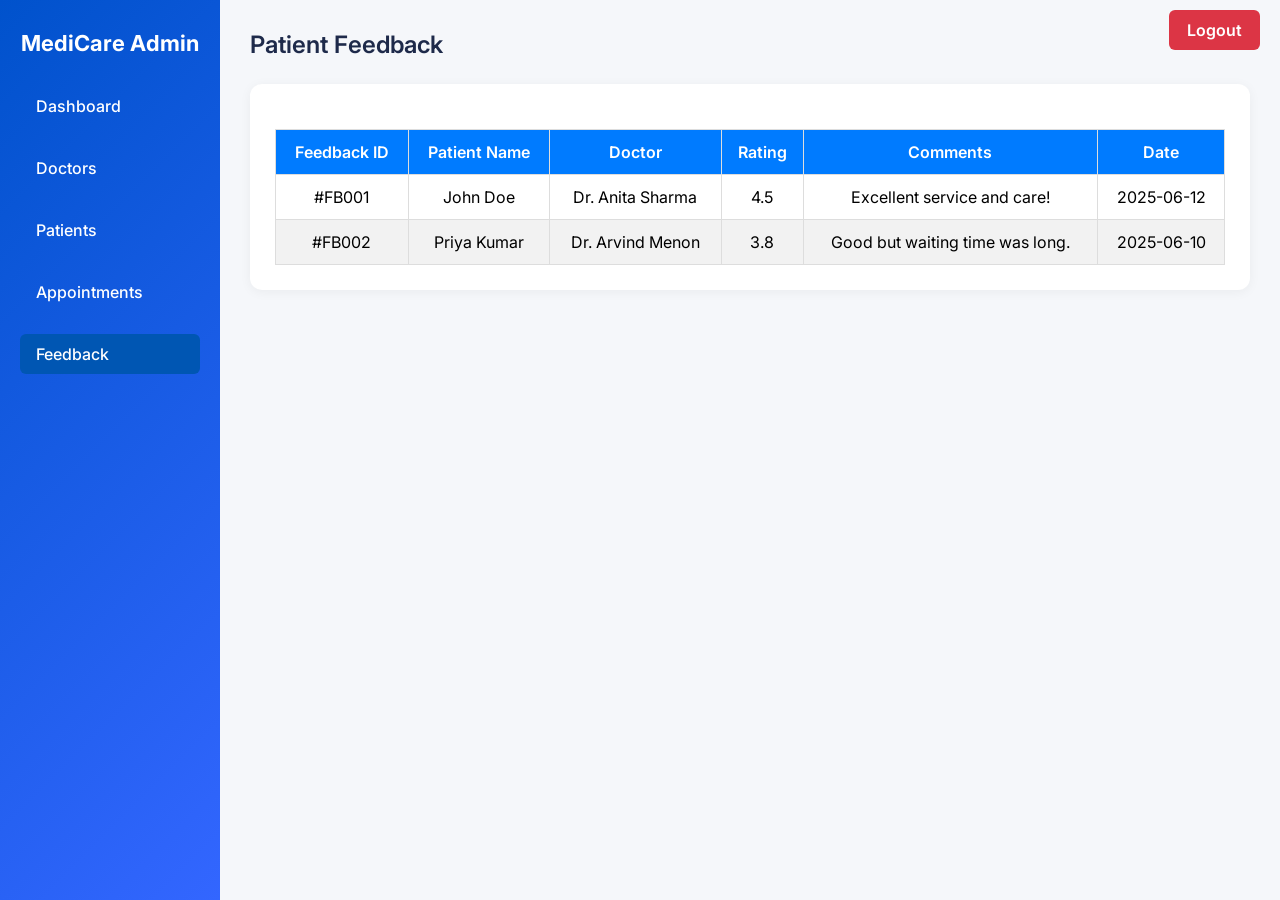
<file: admin/feedback.html>
<!DOCTYPE html>
<html lang="en">
<head>
  <meta charset="UTF-8" />
  <meta name="viewport" content="width=device-width, initial-scale=1.0" />
  <title>Admin - Feedback</title>
  <link rel="stylesheet" href="../assets/css/admin-appointments.css" />
  <link href="https://fonts.googleapis.com/css2?family=Inter:wght@400;600&display=swap" rel="stylesheet">

  <style>
    * {
      margin: 0;
      padding: 0;
      box-sizing: border-box;
    }

    body {
      font-family: 'Inter', sans-serif;
      background-color: #f5f7fa;
      min-height: 100vh;
      position: relative; /* IMPORTANT for absolute logout positioning */
    }

    /* Sidebar */
    .admin-sidebar {
      width: 220px;
      background-color: #007bff;
      color: white;
      padding: 30px 20px;
      height: 100vh;
      position: fixed;
      top: 0;
      left: 0;
    }

    .admin-sidebar .logo {
      font-size: 22px;
      font-weight: bold;
      margin-bottom: 30px;
    }

    .admin-nav {
      display: flex;
      flex-direction: column;
      gap: 12px;
    }

    .admin-nav a {
      text-decoration: none;
      color: white;
      padding: 10px 16px;
      border-radius: 6px;
      font-weight: 500;
      transition: background-color 0.3s ease;
    }

    .admin-nav a:hover {
      background-color: #3399ff;
    }

    .admin-nav a.active {
      background-color: #0056b3;
    }

    /* Main Content */
    .admin-main-content {
      margin-left: 220px;
      padding: 30px;
      width: calc(100% - 220px);
    }

    /* Logout Button - Top Right Corner */
    .logout-btn-wrapper {
      position: absolute;
      top: 20px;
      right: 20px;
      z-index: 999;
    }

    .logout-btn {
      background-color: #dc3545;
      color: white;
      text-decoration: none;
      padding: 10px 18px;
      border-radius: 6px;
      font-weight: 600;
      transition: background-color 0.3s ease;
    }

    .logout-btn:hover {
      background-color: #c82333;
    }

    /* Header layout */
    .admin-header {
      margin-bottom: 25px;
    }

    .admin-header h1 {
      font-size: 24px;
      font-weight: 600;
    }

    /* Table */
    .appointments-table-section {
      overflow-x: auto;
    }

    .appointments-table {
      width: 100%;
      border-collapse: collapse;
      background-color: white;
      margin-top: 20px;
    }

    .appointments-table th,
    .appointments-table td {
      border: 1px solid #ddd;
      padding: 12px;
      text-align: center;
    }

    .appointments-table th {
      background-color: #007bff;
      color: white;
    }

    .appointments-table tr:nth-child(even) {
      background-color: #f2f2f2;
    }

    @media (max-width: 768px) {
      .admin-sidebar {
        position: relative;
        width: 100%;
        height: auto;
      }

      .admin-main-content {
        margin-left: 0;
        padding: 20px;
        width: 100%;
      }

      .logout-btn-wrapper {
        position: static;
        text-align: right;
        margin-bottom: 20px;
      }
    }
  </style>
</head>
<body>

  <!-- Logout Button -->
  <div class="logout-btn-wrapper">
    <a href="../index.html" class="logout-btn">Logout</a>
  </div>

  <!-- Sidebar Navigation -->
  <aside class="admin-sidebar">
    <div class="logo">MediCare Admin</div>
    <nav class="admin-nav">
      <a href="dashboard.html">Dashboard</a>
      <a href="doctors.html">Doctors</a>
      <a href="patients.html">Patients</a>
      <a href="appointments.html">Appointments</a>
      <a href="feedback.html" class="active">Feedback</a>
    </nav>
  </aside>

  <!-- Main Content -->
  <main class="admin-main-content">

    <header class="admin-header">
      <h1>Patient Feedback</h1>
    </header>

    <section class="appointments-table-section">
      <table class="appointments-table">
        <thead>
          <tr>
            <th>Feedback ID</th>
            <th>Patient Name</th>
            <th>Doctor</th>
            <th>Rating</th>
            <th>Comments</th>
            <th>Date</th>
          </tr>
        </thead>
        <tbody>
          <tr>
            <td>#FB001</td>
            <td>John Doe</td>
            <td>Dr. Anita Sharma</td>
            <td>4.5</td>
            <td>Excellent service and care!</td>
            <td>2025-06-12</td>
          </tr>
          <tr>
            <td>#FB002</td>
            <td>Priya Kumar</td>
            <td>Dr. Arvind Menon</td>
            <td>3.8</td>
            <td>Good but waiting time was long.</td>
            <td>2025-06-10</td>
          </tr>
        </tbody>
      </table>
    </section>
  </main>

</body>
</html>
</file>
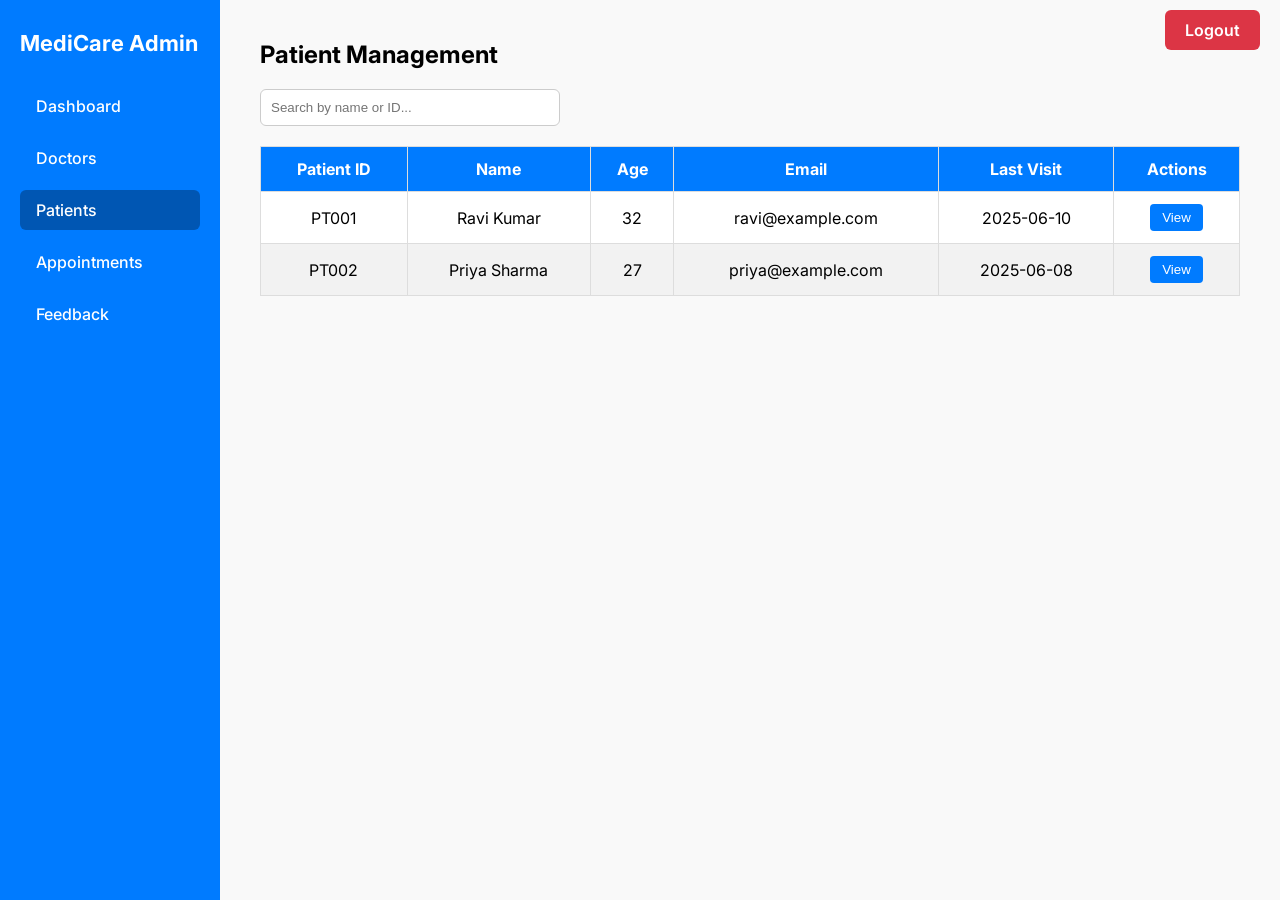
<file: admin/patients.html>
<!DOCTYPE html>
<html lang="en">
<head>
  <meta charset="UTF-8" />
  <meta name="viewport" content="width=device-width, initial-scale=1.0"/>
  <title>Patient Management - Admin Panel</title>
  <link href="https://fonts.googleapis.com/css2?family=Inter:wght@400;600&display=swap" rel="stylesheet">
  <style>
    * {
      margin: 0;
      padding: 0;
      box-sizing: border-box;
    }

    body {
      font-family: 'Inter', sans-serif;
      display: flex;
      min-height: 100vh;
      background-color: #f9f9f9;
      
    }

    /* Sidebar */
    .sidebar {
      width: 220px;
      background-color: #007bff;
      padding: 30px 20px;
      position: fixed;
      height: 100vh;
      color: white;
    }

    .sidebar h1 {
      font-size: 22px;
      margin-bottom: 30px;
      color: white;
    }

    .sidebar nav {
      display: flex;
      flex-direction: column;
      gap: 12px;
    }

    .sidebar nav a {
      text-decoration: none;
      color: white;
      padding: 10px 16px;
      border-radius: 6px;
      font-weight: 500;
      transition: background-color 0.3s ease, transform 0.2s ease;
    }

    .sidebar nav a:hover {
      background-color: #3399ff;
      transform: translateX(5px);
    }

    .sidebar nav a.active {
      background-color: #0056b3;
    }

    /* Logout button at top-right */
    .topbar {
      position: fixed;
      top: 20px;
      right: 20px;
      z-index: 1001;
    }

    .topbar a.logout-btn {
      background-color: #dc3545;
      color: white;
      text-decoration: none;
      padding: 10px 20px;
      border-radius: 6px;
      font-weight: 600;
      transition: background-color 0.3s ease;
    }

    .topbar a.logout-btn:hover {
      background-color: #c82333;
    }

    /* Main Content */
    .main-content {
      margin-left: 220px;
      padding: 40px;
      width: 100%;
    }

    .main-content h2 {
      margin-bottom: 20px;
    }

    .admin-patient-search input {
      width: 100%;
      max-width: 300px;
      padding: 10px;
      margin-bottom: 20px;
      border: 1px solid #ccc;
      border-radius: 6px;
    }

    .admin-patient-table-wrapper {
      overflow-x: auto;
    }

    .admin-patient-table {
      width: 100%;
      border-collapse: collapse;
      background-color: #fff;
    }

    .admin-patient-table th,
    .admin-patient-table td {
      border: 1px solid #ddd;
      padding: 12px;
      text-align: center;
    }

    .admin-patient-table th {
      background-color: #007bff;
      color: white;
    }

    .admin-patient-table tr:nth-child(even) {
      background-color: #f2f2f2;
    }

    .admin-patient-table button {
      padding: 6px 12px;
      background-color: #007bff;
      color: white;
      border: none;
      border-radius: 4px;
      cursor: pointer;
    }

    .admin-patient-table button:hover {
      background-color: #0056b3;
    }

    /* Modal Styling */
    .modal-overlay {
      position: fixed;
      top: 0; left: 0;
      width: 100%; height: 100%;
      background: rgba(0,0,0,0.5);
      display: none;
      align-items: center;
      justify-content: center;
      z-index: 1000;
    }

    .modal-content {
      background: white;
      padding: 25px;
      border-radius: 10px;
      width: 90%;
      max-width: 400px;
      box-shadow: 0 0 20px rgba(0,0,0,0.2);
    }

    .modal-content h3 {
      margin-bottom: 15px;
    }

    .modal-content p {
      margin: 5px 0;
    }

    .modal-close-btn {
      background-color: #007bff;
      color: white;
      padding: 8px 16px;
      border: none;
      border-radius: 6px;
      margin-top: 15px;
      cursor: pointer;
    }

    /* Responsive */
    @media (max-width: 768px) {
      .sidebar {
        position: relative;
        width: 100%;
        height: auto;
      }

      .main-content {
        margin-left: 0;
        padding: 20px;
      }

      .topbar {
        top: 10px;
        right: 10px;
      }
    }
  </style>
</head>
<body>

  <!-- Sidebar -->
  <aside class="sidebar">
    <h1>MediCare Admin</h1>
    <nav>
      <a href="dashboard.html">Dashboard</a>
      <a href="doctors.html">Doctors</a>
      <a href="patients.html" class="active">Patients</a>
      <a href="appointments.html">Appointments</a>
      <a href="feedback.html">Feedback</a>
    </nav>
  </aside>

  <!-- Logout Button Top-Right -->
  <div class="topbar">
    <a href="../index.html" class="logout-btn">Logout</a>
  </div>

  <!-- Main Content -->
  <main class="main-content">
    <h2>Patient Management</h2>

    <div class="admin-patient-search">
      <input type="text" id="searchInput" placeholder="Search by name or ID..." />
    </div>

    <div class="admin-patient-table-wrapper">
      <table class="admin-patient-table">
        <thead>
          <tr>
            <th>Patient ID</th>
            <th>Name</th>
            <th>Age</th>
            <th>Email</th>
            <th>Last Visit</th>
            <th>Actions</th>
          </tr>
        </thead>
        <tbody id="patientTable">
          <tr>
            <td>PT001</td>
            <td>Ravi Kumar</td>
            <td>32</td>
            <td>ravi@example.com</td>
            <td>2025-06-10</td>
            <td><button onclick="viewPatient(this)">View</button></td>
          </tr>
          <tr>
            <td>PT002</td>
            <td>Priya Sharma</td>
            <td>27</td>
            <td>priya@example.com</td>
            <td>2025-06-08</td>
            <td><button onclick="viewPatient(this)">View</button></td>
          </tr>
        </tbody>
      </table>
    </div>
  </main>

  <!-- Modal -->
  <div class="modal-overlay" id="viewModal">
    <div class="modal-content">
      <h3>Patient Details</h3>
      <p><strong>ID:</strong> <span id="viewID"></span></p>
      <p><strong>Name:</strong> <span id="viewName"></span></p>
      <p><strong>Age:</strong> <span id="viewAge"></span></p>
      <p><strong>Email:</strong> <span id="viewEmail"></span></p>
      <p><strong>Last Visit:</strong> <span id="viewVisit"></span></p>
      <button class="modal-close-btn" onclick="closeModal()">Close</button>
    </div>
  </div>

  <script>
    const searchInput = document.getElementById("searchInput");
    searchInput.addEventListener("input", function () {
      const filter = searchInput.value.toLowerCase();
      const rows = document.querySelectorAll("#patientTable tr");
      rows.forEach(row => {
        const text = row.innerText.toLowerCase();
        row.style.display = text.includes(filter) ? "" : "none";
      });
    });

    function viewPatient(button) {
      const row = button.closest("tr");
      const cells = row.querySelectorAll("td");
      document.getElementById("viewID").textContent = cells[0].textContent;
      document.getElementById("viewName").textContent = cells[1].textContent;
      document.getElementById("viewAge").textContent = cells[2].textContent;
      document.getElementById("viewEmail").textContent = cells[3].textContent;
      document.getElementById("viewVisit").textContent = cells[4].textContent;
      document.getElementById("viewModal").style.display = "flex";
    }

    function closeModal() {
      document.getElementById("viewModal").style.display = "none";
    }
  </script>

</body>
</html>
</file>
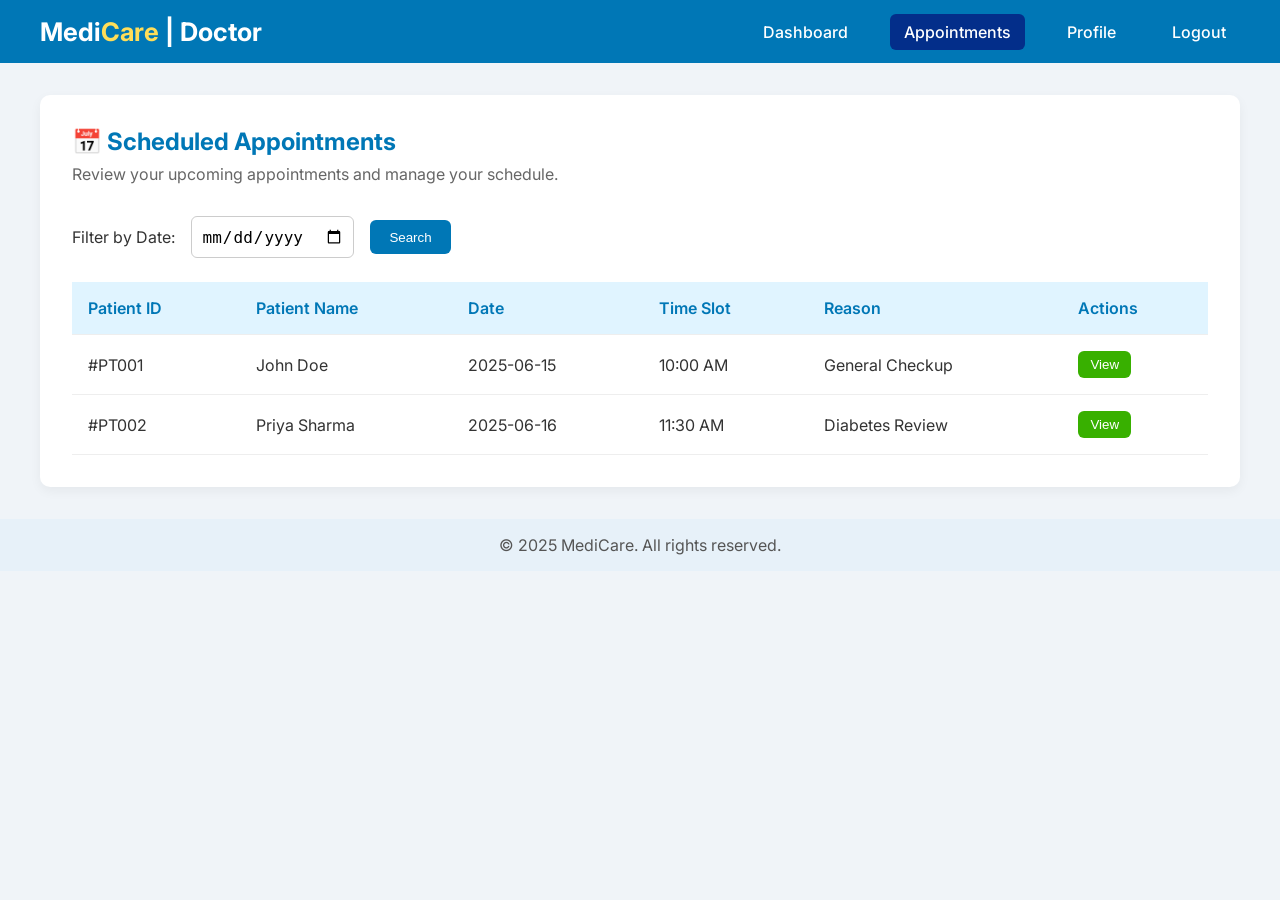
<file: doctor/appointments.html>
<!DOCTYPE html>
<html lang="en">
<head>
  <meta charset="UTF-8" />
  <meta name="viewport" content="width=device-width, initial-scale=1.0"/>
  <title>Doctor Appointments - MediCare</title>
  <link href="https://fonts.googleapis.com/css2?family=Inter:wght@400;600&display=swap" rel="stylesheet">
  <style>
    * {
      margin: 0;
      padding: 0;
      box-sizing: border-box;
    }

    body {
      font-family: 'Inter', sans-serif;
      background-color: #f0f4f8;
      color: #333;
    }

    header {
      background-color: #0077b6;
      padding: 1rem 2rem;
    }

    .nav-container {
      max-width: 1200px;
      margin: 0 auto;
      display: flex;
      justify-content: space-between;
      align-items: center;
    }

    .logo {
      font-size: 1.6rem;
      font-weight: 700;
      color: #fff;
    }

    .logo span {
      color: #ffde59;
    }

    nav a {
      color: white;
      text-decoration: none;
      margin-left: 1.5rem;
      font-weight: 500;
      padding: 8px 14px;
      border-radius: 6px;
      transition: all 0.3s ease;
    }

    nav a.active {
      background-color: #032E8A;
    }

    nav a:hover:not(.active):not(.logout) {
      background-color: #00b4d8;
      transform: scale(1.05);
    }

    nav a.logout:hover {
      background-color: #e63946;
      transform: scale(1.05);
    }

    .appointments-section {
      max-width: 1200px;
      margin: 2rem auto;
      padding: 2rem;
      background-color: #fff;
      border-radius: 10px;
      box-shadow: 0 4px 12px rgba(0,0,0,0.05);
    }

    .appointments-section h2 {
      color: #0077b6;
      margin-bottom: 0.5rem;
    }

    .appointments-section p {
      color: #666;
      margin-bottom: 2rem;
    }

    .filter-row {
      display: flex;
      align-items: center;
      gap: 1rem;
      margin-bottom: 1.5rem;
      flex-wrap: wrap;
    }

    .filter-row input[type="date"] {
      padding: 0.6rem;
      border: 1px solid #ccc;
      border-radius: 6px;
      font-size: 1rem;
    }

    .filter-row button {
      background-color: #0077b6;
      color: #fff;
      padding: 0.6rem 1.2rem;
      border: none;
      border-radius: 6px;
      cursor: pointer;
      transition: background-color 0.3s ease;
    }

    .filter-row button:hover {
      background-color: #005f8f;
    }

    .table-wrapper {
      overflow-x: auto;
    }

    table {
      width: 100%;
      border-collapse: collapse;
    }

    th, td {
      padding: 1rem;
      text-align: left;
      border-bottom: 1px solid #eee;
    }

    th {
      background-color: #e0f4ff;
      color: #0077b6;
      font-weight: 600;
    }

    .view-btn {
      background-color: #38b000;
      color: white;
      border: none;
      padding: 6px 12px;
      border-radius: 6px;
      cursor: pointer;
      transition: background-color 0.3s ease;
    }

    .view-btn:hover {
      background-color: #2a8900;
    }

    footer {
      text-align: center;
      padding: 1rem;
      background-color: #e7f1f9;
      margin-top: 2rem;
      color: #555;
    }

    /* Modal */
    .modal {
      display: none;
      position: fixed;
      z-index: 9999;
      top: 0; left: 0;
      width: 100%; height: 100%;
      background-color: rgba(0, 0, 0, 0.6);
      justify-content: center;
      align-items: center;
    }

    .modal-content {
      background-color: white;
      padding: 2rem;
      border-radius: 10px;
      max-width: 450px;
      width: 90%;
      text-align: left;
      position: relative;
    }

    .modal-content h3 {
      color: #0077b6;
      margin-bottom: 1rem;
    }

    .modal-content p {
      margin: 0.5rem 0;
    }

    .close-btn {
      background-color: #e63946;
      color: white;
      border: none;
      padding: 8px 16px;
      margin-top: 1rem;
      border-radius: 6px;
      cursor: pointer;
    }

    .close-btn:hover {
      background-color: #c12836;
    }

    @media (max-width: 768px) {
      .filter-row {
        flex-direction: column;
        align-items: flex-start;
      }

      nav {
        margin-top: 0.5rem;
        display: flex;
        flex-wrap: wrap;
        gap: 0.8rem;
      }
    }
  </style>
</head>
<body>

  <!-- Header -->
  <header>
    <div class="nav-container">
      <div class="logo">Medi<span>Care</span> | Doctor</div>
      <nav>
        <a href="dashboard.html">Dashboard</a>
        <a href="appointments.html" class="active">Appointments</a>
        <a href="profile.html">Profile</a>
        <a href="../index.html" class="logout">Logout</a>
      </nav>
    </div>
  </header>

  <!-- Main Section -->
  <section class="appointments-section">
    <h2>📅 Scheduled Appointments</h2>
    <p>Review your upcoming appointments and manage your schedule.</p>

    <!-- Filter -->
    <div class="filter-row">
      <label for="filter-date">Filter by Date:</label>
      <input type="date" id="filter-date" />
      <button>Search</button>
    </div>

    <!-- Table -->
    <div class="table-wrapper">
      <table>
        <thead>
          <tr>
            <th>Patient ID</th>
            <th>Patient Name</th>
            <th>Date</th>
            <th>Time Slot</th>
            <th>Reason</th>
            <th>Actions</th>
          </tr>
        </thead>
        <tbody>
          <tr>
            <td>#PT001</td>
            <td>John Doe</td>
            <td>2025-06-15</td>
            <td>10:00 AM</td>
            <td>General Checkup</td>
            <td><button class="view-btn" onclick="showModal('John Doe','2025-06-15','10:00 AM','General Checkup')">View</button></td>
          </tr>
          <tr>
            <td>#PT002</td>
            <td>Priya Sharma</td>
            <td>2025-06-16</td>
            <td>11:30 AM</td>
            <td>Diabetes Review</td>
            <td><button class="view-btn" onclick="showModal('Priya Sharma','2025-06-16','11:30 AM','Diabetes Review')">View</button></td>
          </tr>
        </tbody>
      </table>
    </div>
  </section>

  <!-- Modal Popup -->
  <div class="modal" id="viewModal">
    <div class="modal-content">
      <h3>Appointment Details</h3>
      <p><strong>Patient Name:</strong> <span id="modalName"></span></p>
      <p><strong>Date:</strong> <span id="modalDate"></span></p>
      <p><strong>Time Slot:</strong> <span id="modalTime"></span></p>
      <p><strong>Reason:</strong> <span id="modalReason"></span></p>
      <button class="close-btn" onclick="closeModal()">Close</button>
    </div>
  </div>

  <!-- Footer -->
  <footer>
    &copy; 2025 MediCare. All rights reserved.
  </footer>

  <!-- Script -->
  <script>
    function showModal(name, date, time, reason) {
      document.getElementById("modalName").textContent = name;
      document.getElementById("modalDate").textContent = date;
      document.getElementById("modalTime").textContent = time;
      document.getElementById("modalReason").textContent = reason;
      document.getElementById("viewModal").style.display = "flex";
    }

    function closeModal() {
      document.getElementById("viewModal").style.display = "none";
    }

    window.onclick = function(e) {
      const modal = document.getElementById("viewModal");
      if (e.target === modal) {
        modal.style.display = "none";
      }
    }
  </script>

</body>
</html>
</file>
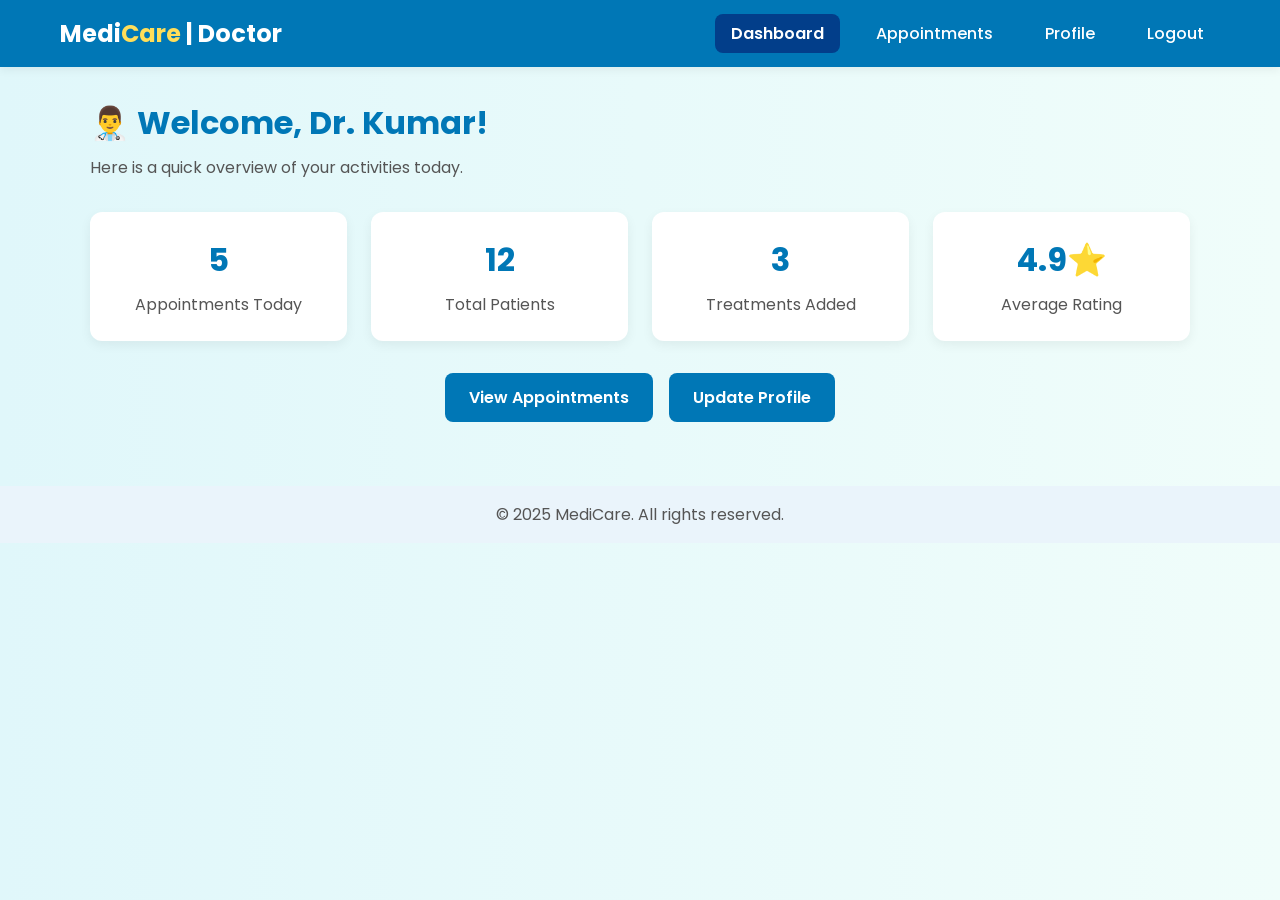
<file: doctor/dashboard.html>
<!DOCTYPE html>
<html lang="en">
<head>
  <meta charset="UTF-8" />
  <meta name="viewport" content="width=device-width, initial-scale=1.0"/>
  <title>Doctor Dashboard - MediCare</title>
  <link rel="stylesheet" href="../assets/css/doctor-dashboard.css" />
  <link href="https://fonts.googleapis.com/css2?family=Poppins:wght@400;600&display=swap" rel="stylesheet">
  <style>
    * {
      margin: 0;
      padding: 0;
      box-sizing: border-box;
    }

    body {
      font-family: 'Poppins', sans-serif;
      background-color: #f5f9ff;
      color: #333;
    }

    /* Header */
    .doc-dash-header {
      background-color: #0077b6;
      padding: 1rem 2rem;
      color: white;
    }

    .doc-dash-container {
      display: flex;
      justify-content: space-between;
      align-items: center;
    }

    .doc-dash-logo {
      font-size: 1.5rem;
      font-weight: bold;
    }

    .doc-dash-logo span {
      color: #ffde59;
    }

    .doc-dash-nav a {
      color: white;
      text-decoration: none;
      margin-left: 1rem;
      font-weight: 500;
      padding: 0.5rem 1rem;
      border-radius: 8px;
      transition: background-color 0.3s ease, transform 0.3s ease;
    }

    .doc-dash-nav a.active {
      background-color: #023e8a;
    }

    .doc-dash-nav a:nth-child(1):hover {
      background-color: #0077b6;
      transform: scale(1.05);
    }

    .doc-dash-nav a:nth-child(2):hover {
      background-color: #00b4d8;
      transform: scale(1.05);
    }

    .doc-dash-nav a:nth-child(3):hover {
      background-color: #90e0ef;
      color: #023e8a;
      transform: scale(1.05);
    }

    .doc-dash-nav a:nth-child(4):hover {
      background-color: #ff6b6b;
      transform: scale(1.05);
    }

    /* Main Section */
    .doc-dash-main {
      padding: 2rem;
    }

    .doc-dash-wrapper {
      max-width: 1100px;
      margin: 0 auto;
    }

    .doc-dash-heading {
      font-size: 2rem;
      margin-bottom: 0.5rem;
      color: #0077b6;
    }

    .doc-dash-subtitle {
      margin-bottom: 2rem;
      font-size: 1rem;
      color: #555;
    }

    .doc-dash-grid {
      display: grid;
      grid-template-columns: repeat(auto-fit, minmax(220px, 1fr));
      gap: 1.5rem;
      margin-bottom: 2rem;
    }

    .doc-dash-card {
      background-color: white;
      padding: 1.5rem;
      border-radius: 12px;
      box-shadow: 0 4px 12px rgba(0, 0, 0, 0.06);
      text-align: center;
    }

    .doc-dash-card h2 {
      font-size: 2rem;
      color: #0077b6;
    }

    .doc-dash-card p {
      margin-top: 0.5rem;
      font-size: 1rem;
      color: #555;
    }

    /* Action Buttons */
    .doc-dash-actions {
      display: flex;
      flex-wrap: wrap;
      gap: 1rem;
      justify-content: center;
    }

    .doc-dash-action-btn {
      background-color: #0077b6;
      color: white;
      text-decoration: none;
      padding: 0.75rem 1.5rem;
      border-radius: 8px;
      font-size: 1rem;
      transition: background-color 0.3s ease;
    }

    .doc-dash-action-btn:hover {
      background-color: #023e8a;
    }

    /* Footer */
    .doc-dash-footer {
      text-align: center;
      padding: 1rem;
      background-color: #eaf4fb;
      color: #555;
      margin-top: 2rem;
    }

    @media (max-width: 768px) {
      .doc-dash-container {
        flex-direction: column;
        align-items: flex-start;
      }

      .doc-dash-nav {
        margin-top: 1rem;
      }

      .doc-dash-nav a {
        display: inline-block;
        margin-bottom: 0.5rem;
      }
    }
  </style>
</head>
<body>

  <!-- Header -->
  <header class="doc-dash-header">
    <div class="doc-dash-container">
      <div class="doc-dash-logo">Medi<span>Care</span> | Doctor</div>
      <nav class="doc-dash-nav">
        <a href="dashboard.html" class="active">Dashboard</a>
        <a href="appointments.html">Appointments</a>
        <a href="profile.html">Profile</a>
        <a href="../index.html">Logout</a>
      </nav>
    </div>
  </header>

  <!-- Dashboard Main -->
  <main class="doc-dash-main">
    <div class="doc-dash-wrapper">
      <h1 class="doc-dash-heading">👨‍⚕️ Welcome, Dr. Kumar!</h1>
      <p class="doc-dash-subtitle">Here is a quick overview of your activities today.</p>

      <!-- Dashboard Cards -->
      <div class="doc-dash-grid">
        <div class="doc-dash-card">
          <h2>5</h2>
          <p>Appointments Today</p>
        </div>
        <div class="doc-dash-card">
          <h2>12</h2>
          <p>Total Patients</p>
        </div>
        <div class="doc-dash-card">
          <h2>3</h2>
          <p>Treatments Added</p>
        </div>
        <div class="doc-dash-card">
          <h2>4.9⭐</h2>
          <p>Average Rating</p>
        </div>
      </div>

      <!-- Quick Actions -->
      <div class="doc-dash-actions">
        <a href="appointments.html" class="doc-dash-action-btn">View Appointments</a>
        <a href="profile.html" class="doc-dash-action-btn">Update Profile</a>
      </div>
    </div>
  </main>

  <!-- Footer -->
  <footer class="doc-dash-footer">
    &copy; 2025 MediCare. All rights reserved.
  </footer>

</body>
</html>
</file>
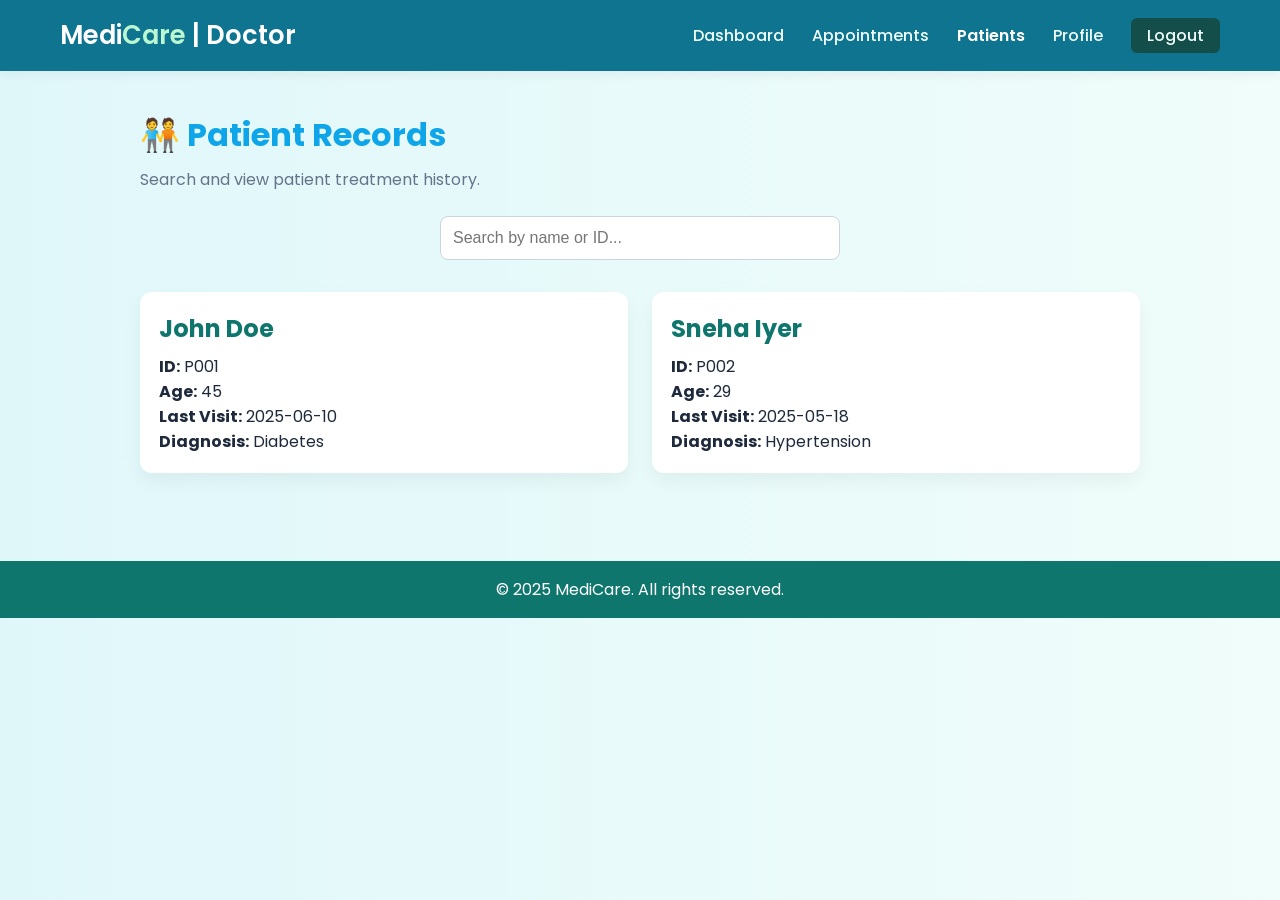
<file: doctor/patients.html>
<!DOCTYPE html>
<html lang="en">
<head>
  <meta charset="UTF-8" />
  <meta name="viewport" content="width=device-width, initial-scale=1.0"/>
  <title>Patient List - MediCare</title>
  <link rel="stylesheet" href="../assets/css/doctor-patients.css" />
  <link href="https://fonts.googleapis.com/css2?family=Poppins:wght@400;600&display=swap" rel="stylesheet">
</head>
<body>

  <!-- Header -->
  <header class="doc-patients-header">
    <div class="doc-patients-container">
      <div class="doc-patients-logo">Medi<span>Care</span> | Doctor</div>
      <nav class="doc-patients-nav">
        <a href="dashboard.html">Dashboard</a>
        <a href="appointments.html">Appointments</a>
        <a href="patients.html" class="active">Patients</a>
        <a href="profile.html">Profile</a>
        <a href="../index.html" class="doc-patients-logout">Logout</a>
      </nav>
    </div>
  </header>

  <!-- Patients Section -->
  <main class="doc-patients-main">
    <div class="doc-patients-wrapper">
      <h1 class="doc-patients-title">🧑‍🤝‍🧑 Patient Records</h1>
      <p class="doc-patients-subtitle">Search and view patient treatment history.</p>

      <!-- Search Box -->
      <div class="doc-patients-search">
        <input type="text" placeholder="Search by name or ID..." id="searchInput">
      </div>

      <!-- Patient Cards -->
      <div class="doc-patients-grid" id="patientList">
        <!-- Example Patient Card -->
        <div class="doc-patients-card">
          <h2>John Doe</h2>
          <p><strong>ID:</strong> P001</p>
          <p><strong>Age:</strong> 45</p>
          <p><strong>Last Visit:</strong> 2025-06-10</p>
          <p><strong>Diagnosis:</strong> Diabetes</p>
        </div>

        <div class="doc-patients-card">
          <h2>Sneha Iyer</h2>
          <p><strong>ID:</strong> P002</p>
          <p><strong>Age:</strong> 29</p>
          <p><strong>Last Visit:</strong> 2025-05-18</p>
          <p><strong>Diagnosis:</strong> Hypertension</p>
        </div>

        <!-- Add more patient cards dynamically -->
      </div>
    </div>
  </main>

  <!-- Footer -->
  <footer class="doc-patients-footer">
    <p>&copy; 2025 MediCare. All rights reserved.</p>
  </footer>

  <!-- Smooth Scroll & Search Filter -->
  <script>
    document.querySelectorAll('a[href^="#"]').forEach(link => {
      link.addEventListener("click", function(e) {
        e.preventDefault();
        const target = document.querySelector(this.getAttribute("href"));
        if (target) {
          target.scrollIntoView({ behavior: "smooth" });
        }
      });
    });

    document.getElementById("searchInput").addEventListener("input", function () {
      const filter = this.value.toLowerCase();
      const cards = document.querySelectorAll(".doc-patients-card");
      cards.forEach(card => {
        const text = card.innerText.toLowerCase();
        card.style.display = text.includes(filter) ? "block" : "none";
      });
    });
  </script>

</body>
</html>
</file>
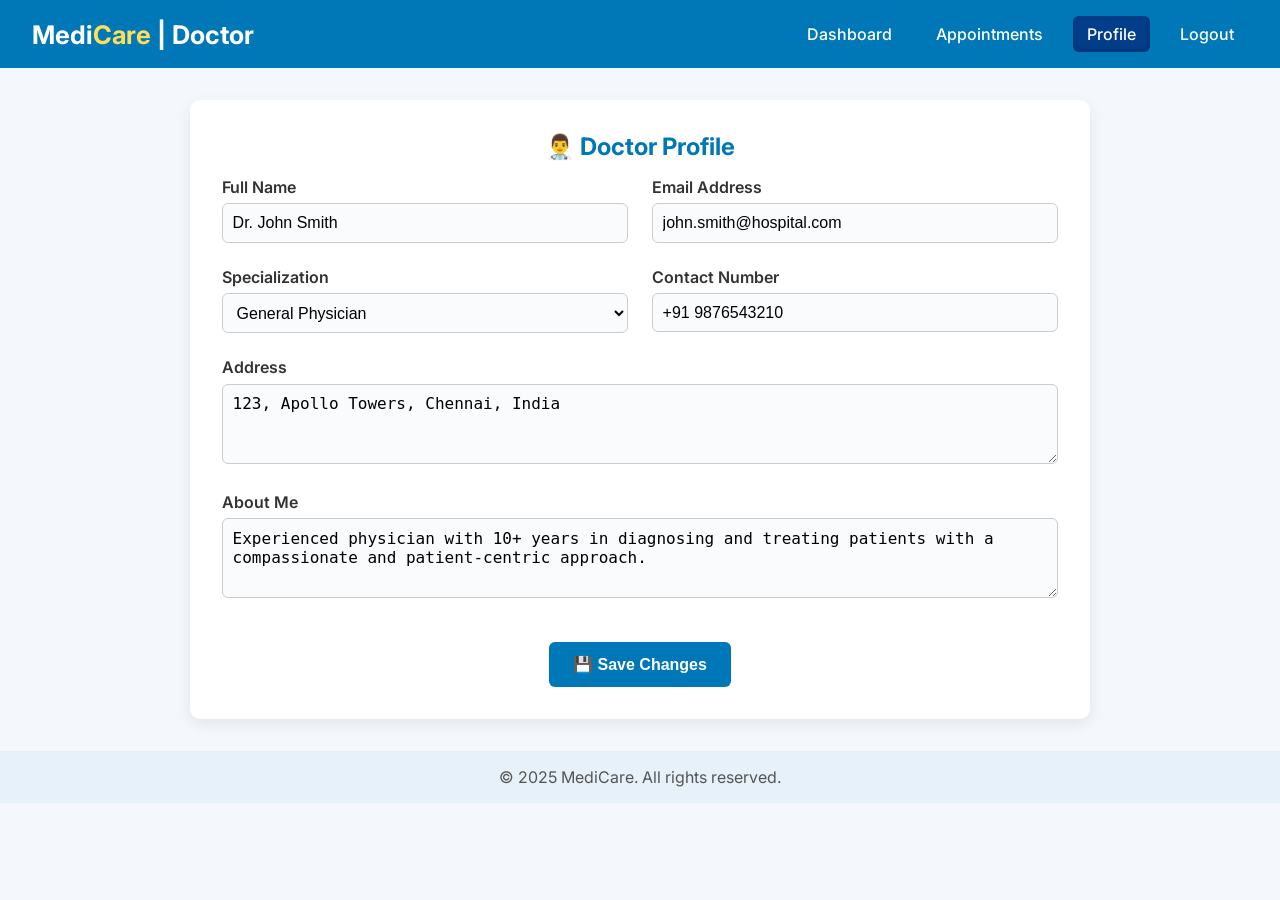
<file: doctor/profile.html>
<!DOCTYPE html>
<html lang="en">
<head>
  <meta charset="UTF-8" />
  <meta name="viewport" content="width=device-width, initial-scale=1.0"/>
  <title>Doctor Profile - MediCare</title>
  <link href="https://fonts.googleapis.com/css2?family=Inter:wght@400;700&display=swap" rel="stylesheet">
  <style>
    * {
      box-sizing: border-box;
      margin: 0;
      padding: 0;
    }

    body {
      font-family: 'Inter', sans-serif;
      background-color: #f4f8fc;
      color: #333;
    }

    header {
      background-color: #0077b6;
      padding: 1rem 2rem;
      color: white;
    }

    .nav {
      display: flex;
      justify-content: space-between;
      align-items: center;
      flex-wrap: wrap;
    }

    .logo {
      font-size: 1.6rem;
      font-weight: 700;
    }

    .logo span {
      color: #ffde59;
    }

    nav {
      display: flex;
      gap: 1rem;
    }

    nav a {
      text-decoration: none;
      padding: 8px 14px;
      border-radius: 6px;
      font-weight: 500;
      color: white;
      background-color: transparent;
      transition: all 0.3s ease;
    }

    nav a:hover {
      background-color: #00b4d8;
      transform: scale(1.05);
    }

    nav a.active {
      background-color: #023e8a;
      box-shadow: inset 0 -2px 6px rgba(0, 0, 0, 0.2);
    }

    nav a.logout {
      background-color: transparent;
      transition: all 0.3s ease;
    }

    nav a.logout:hover {
      background-color: #e63946;
      color: white;
      transform: scale(1.05);
    }

    .doc-profile-container {
      max-width: 900px;
      margin: 2rem auto;
      padding: 2rem;
      background-color: #ffffff;
      border-radius: 10px;
      box-shadow: 0 5px 15px rgba(0,0,0,0.08);
    }

    h2 {
      text-align: center;
      margin-bottom: 1rem;
      color: #0077b6;
    }

    .doc-profile-form {
      display: grid;
      grid-template-columns: 1fr 1fr;
      gap: 1.5rem;
    }

    .doc-profile-form label {
      font-weight: 600;
      margin-bottom: 0.4rem;
      display: block;
    }

    .doc-profile-form input,
    .doc-profile-form textarea,
    .doc-profile-form select {
      width: 100%;
      padding: 0.6rem;
      font-size: 1rem;
      border: 1px solid #ccc;
      border-radius: 6px;
      background-color: #f9fbfd;
    }

    .doc-profile-form textarea {
      resize: vertical;
      min-height: 80px;
    }

    .full-width {
      grid-column: 1 / -1;
    }

    .save-btn {
      background-color: #0077b6;
      color: white;
      padding: 0.8rem 1.5rem;
      font-size: 1rem;
      font-weight: 600;
      border: none;
      border-radius: 6px;
      cursor: pointer;
      transition: background-color 0.3s ease, transform 0.2s;
    }

    .save-btn:hover {
      background-color: #005f8f;
      transform: scale(1.03);
    }

    footer {
      text-align: center;
      padding: 1rem;
      margin-top: 2rem;
      background-color: #e7f1f9;
      color: #555;
    }

    @media (max-width: 768px) {
      .doc-profile-form {
        grid-template-columns: 1fr;
      }

      nav {
        flex-direction: column;
        align-items: flex-start;
        margin-top: 1rem;
      }

      nav a {
        width: 100%;
        text-align: left;
      }
    }
  </style>
</head>
<body>

  <!-- Header -->
  <header>
    <div class="nav">
      <div class="logo">Medi<span>Care</span> | Doctor</div>
      <nav>
        <a href="dashboard.html">Dashboard</a>
        <a href="appointments.html">Appointments</a>
        <a href="profile.html" class="active">Profile</a>
        <a href="../index.html" class="logout">Logout</a>
      </nav>
    </div>
  </header>

  <!-- Profile Section -->
  <section class="doc-profile-container">
    <h2>👨‍⚕️ Doctor Profile</h2>
    <form id="profileForm" class="doc-profile-form">
      <div>
        <label for="doctorName">Full Name</label>
        <input type="text" id="doctorName" name="doctorName" value="Dr. John Smith" />
      </div>

      <div>
        <label for="email">Email Address</label>
        <input type="email" id="email" name="email" value="john.smith@hospital.com" />
      </div>

      <div>
        <label for="specialization">Specialization</label>
        <select id="specialization" name="specialization">
          <option>Cardiologist</option>
          <option selected>General Physician</option>
          <option>Neurologist</option>
          <option>Orthopedic</option>
          <option>Pediatrician</option>
        </select>
      </div>

      <div>
        <label for="phone">Contact Number</label>
        <input type="tel" id="phone" name="phone" value="+91 9876543210" />
      </div>

      <div class="full-width">
        <label for="address">Address</label>
        <textarea id="address" name="address">123, Apollo Towers, Chennai, India</textarea>
      </div>

      <div class="full-width">
        <label for="about">About Me</label>
        <textarea id="about" name="about">Experienced physician with 10+ years in diagnosing and treating patients with a compassionate and patient-centric approach.</textarea>
      </div>

      <div class="full-width" style="text-align:center; margin-top: 1rem;">
        <button type="submit" class="save-btn">💾 Save Changes</button>
      </div>
    </form>
  </section>

  <!-- Footer -->
  <footer>
    &copy; 2025 MediCare. All rights reserved.
  </footer>

  <!-- Script -->
  <script>
    document.getElementById("profileForm").addEventListener("submit", function(e) {
      e.preventDefault(); 
      alert("✅ Profile updated successfully!");
      setTimeout(() => {
        window.location.href = "dashboard.html";
      }, 1000);
    });
  </script>

</body>
</html>
</file>
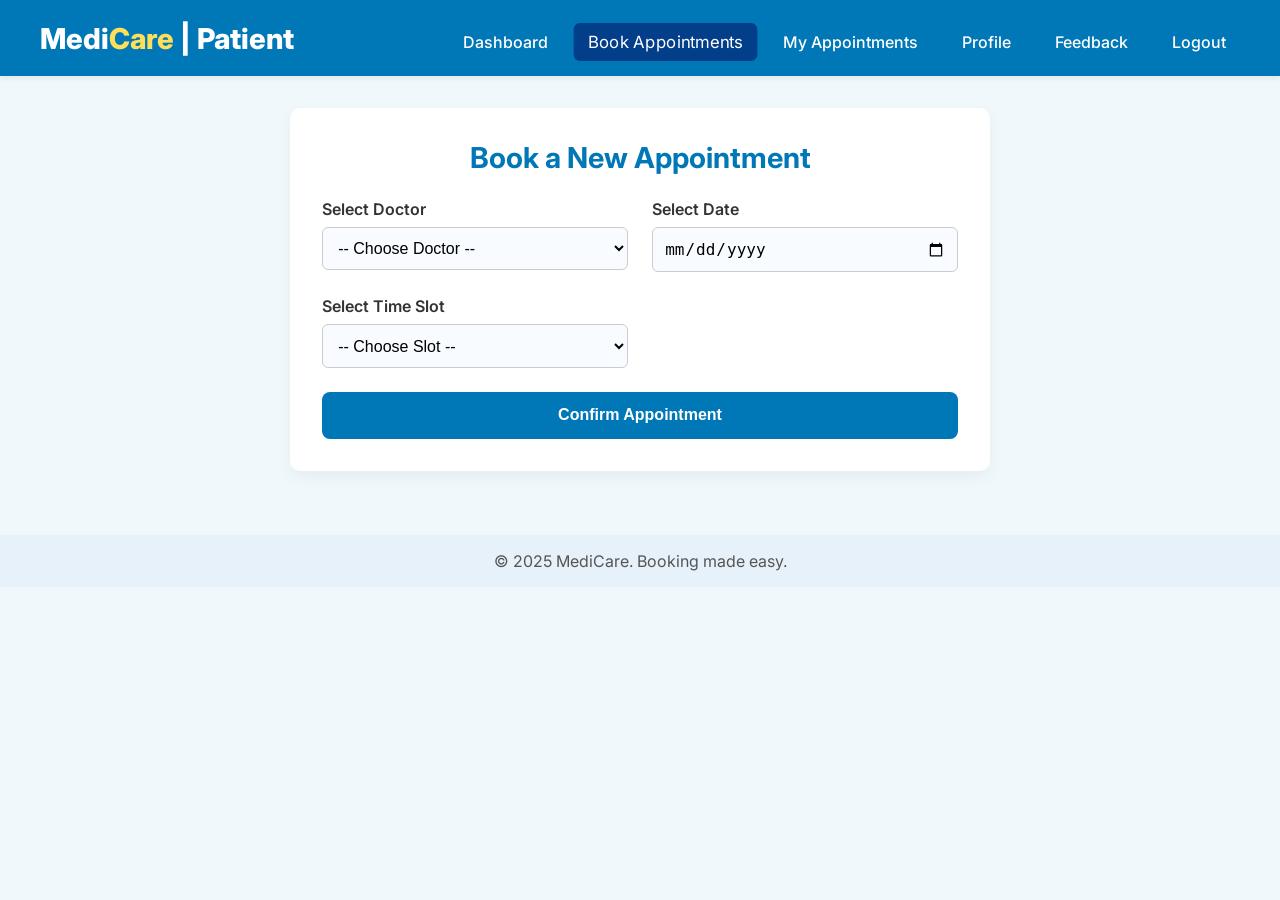
<file: patient/book_appointment.html>
<!DOCTYPE html>
<html lang="en">
<head>
  <meta charset="UTF-8" />
  <meta name="viewport" content="width=device-width, initial-scale=1.0"/>
  <title>Book Appointment - MediCare</title>
  <link href="https://fonts.googleapis.com/css2?family=Inter:wght@400;600;800&display=swap" rel="stylesheet">
  <style>
    /* Reset and Base */
    * {
      margin: 0;
      padding: 0;
      box-sizing: border-box;
    }

    body {
      font-family: 'Inter', sans-serif;
      background-color: #f1f8fc;
      color: #222;
    }

    a {
      text-decoration: none;
      color: inherit;
    }

    /* Header */
    .book-header {
      background-color: #0077b6;
      padding: 1rem 2rem;
      box-shadow: 0 2px 6px rgba(0, 0, 0, 0.08);
    }

    .book-wrapper {
      max-width: 1200px;
      margin: auto;
      display: flex;
      justify-content: space-between;
      align-items: center;
      flex-wrap: wrap;
    }

    .book-logo {
      font-size: 1.8rem;
      font-weight: 800;
      color: #fff;
    }

    .book-logo span {
      color: #ffde59;
    }

    .book-nav {
      display: flex;
      gap: 1rem;
      margin-top: 0.5rem;
      flex-wrap: wrap;
    }

    .book-nav a {
      color: #fff;
      padding: 8px 14px;
      border-radius: 6px;
      font-weight: 500;
      transition: all 0.3s ease;
    }

    .book-nav a:hover:not(.book-logout):not(.active) {
      background-color: #00b4d8;
      transform: scale(1.05);
    }

    .book-nav a.active {
      background-color: #023e8a;
      font-weight: 400;
      transform: scale(1.05);
    }

    .book-nav .book-logout:hover {
      background-color: #e63946;
      color: white;
      transform: scale(1.05);
    }

    /* Appointment Section */
    .appointment-area {
      padding: 2rem;
    }

    .appointment-container {
      max-width: 700px;
      background-color: #ffffff;
      margin: auto;
      padding: 2rem;
      border-radius: 10px;
      box-shadow: 0 6px 16px rgba(0, 0, 0, 0.05);
    }

    .appointment-title {
      text-align: center;
      font-size: 1.8rem;
      color: #0077b6;
      margin-bottom: 1.5rem;
    }

    .appointment-form .form-grid {
      display: grid;
      grid-template-columns: repeat(auto-fit, minmax(240px, 1fr));
      gap: 1.5rem;
      margin-bottom: 1.5rem;
    }

    .form-group {
      display: flex;
      flex-direction: column;
    }

    .form-group label {
      margin-bottom: 0.5rem;
      font-weight: 600;
      color: #333;
    }

    .form-group select,
    .form-group input[type="date"] {
      padding: 0.7rem;
      border: 1px solid #ccc;
      border-radius: 6px;
      font-size: 1rem;
      background-color: #f8fbff;
      transition: border-color 0.3s ease;
    }

    .form-group select:focus,
    .form-group input[type="date"]:focus {
      border-color: #0077b6;
      outline: none;
    }

    .submit-btn {
      display: block;
      width: 100%;
      padding: 0.9rem;
      background-color: #0077b6;
      color: #fff;
      border: none;
      border-radius: 8px;
      font-size: 1rem;
      font-weight: 600;
      cursor: pointer;
      transition: background-color 0.3s ease, transform 0.2s ease;
    }

    .submit-btn:hover {
      background-color: #0096c7;
      transform: translateY(-2px);
    }

    /* Footer */
    .book-footer {
      text-align: center;
      padding: 1rem;
      margin-top: 2rem;
      background-color: #e7f1f9;
      color: #555;
    }

    @media (max-width: 768px) {
      .book-nav {
        justify-content: center;
      }

      .book-header {
        text-align: center;
      }

      .book-logo {
        margin-bottom: 0.5rem;
      }
    }
  </style>
</head>
<body>

  <!-- Header -->
  <header class="book-header">
    <div class="book-wrapper">
      <div class="book-logo">Medi<span>Care</span> | Patient</div>
      <nav class="book-nav">
        <a href="dashboard.html">Dashboard</a>
        <a href="book_appointment.html" class="active">Book Appointments</a>
        <a href="my-appointment.html">My Appointments</a>
        <a href="profile.html">Profile</a>
        <a href="feedback.html">Feedback</a>
        <a href="../logout.html" class="book-logout">Logout</a>
      </nav>
    </div>
  </header>

  <!-- Appointment Booking Form -->
  <section class="appointment-area">
    <div class="appointment-container">
      <h2 class="appointment-title">Book a New Appointment</h2>
      <form class="appointment-form" action="#" method="POST">
        <div class="form-grid">
          <div class="form-group">
            <label for="doctor">Select Doctor</label>
            <select id="doctor" name="doctor" required>
              <option value="">-- Choose Doctor --</option>
              <option value="dr-ravi">Dr. Ravi Kumar - Cardiologist</option>
              <option value="dr-mehra">Dr. Aisha Mehra - Pediatrician</option>
              <option value="dr-naveen">Dr. Naveen Das - Neurologist</option>
            </select>
          </div>
          <div class="form-group">
            <label for="date">Select Date</label>
            <input type="date" id="date" name="date" required />
          </div>
          <div class="form-group">
            <label for="slot">Select Time Slot</label>
            <select id="slot" name="slot" required>
              <option value="">-- Choose Slot --</option>
              <option value="9-10">9:00 AM – 10:00 AM</option>
              <option value="11-12">11:00 AM – 12:00 PM</option>
              <option value="2-3">2:00 PM – 3:00 PM</option>
              <option value="4-5">4:00 PM – 5:00 PM</option>
            </select>
          </div>
        </div>
        <button type="submit" class="submit-btn">Confirm Appointment</button>
      </form>
    </div>
  </section>

  <!-- Footer -->
  <footer class="book-footer">
    <p>&copy; 2025 MediCare. Booking made easy.</p>
  </footer>

</body>
</html>
</file>
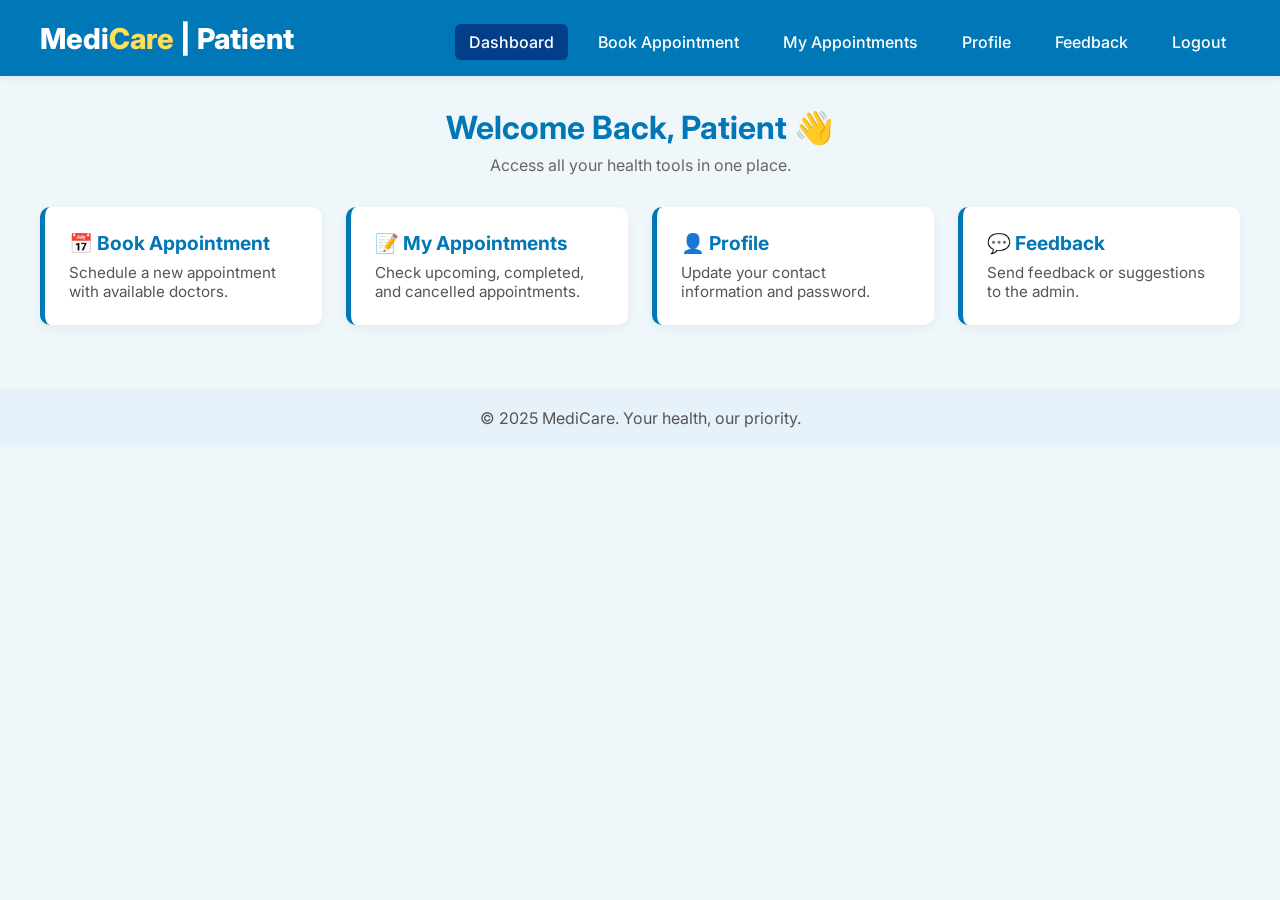
<file: patient/dashboard.html>
<!DOCTYPE html>
<html lang="en">
<head>
  <meta charset="UTF-8" />
  <meta name="viewport" content="width=device-width, initial-scale=1.0"/>
  <title>Patient Dashboard - MediCare</title>
  <link href="https://fonts.googleapis.com/css2?family=Inter:wght@400;600;800&display=swap" rel="stylesheet">
  <style>
    /* Base */
    * {
      margin: 0;
      padding: 0;
      box-sizing: border-box;
    }

    body {
      font-family: 'Inter', sans-serif;
      background-color: #f0f7fb;
      color: #222;
    }

    a {
      text-decoration: none;
      color: inherit;
    }

    /* Header */
    .dash-header {
      background-color: #0077b6;
      padding: 1rem 2rem;
      box-shadow: 0 4px 6px rgba(0, 0, 0, 0.05);
    }

    .dash-container {
      max-width: 1200px;
      margin: auto;
      display: flex;
      justify-content: space-between;
      align-items: center;
      flex-wrap: wrap;
    }

    .dash-brand {
      font-size: 1.8rem;
      font-weight: 800;
      color: #ffffff;
    }

    .dash-brand span {
      color: #ffde59;
    }

    .dash-nav {
      display: flex;
      gap: 1rem;
      margin-top: 0.5rem;
      flex-wrap: wrap;
    }

    .dash-nav a {
      color: #ffffff;
      padding: 8px 14px;
      border-radius: 6px;
      font-weight: 500;
      transition: all 0.3s ease;
    }

    .dash-nav a.active {
      background-color: #023e8a;
    }

    .dash-nav a:hover:not(.logout-btn):not(.active) {
      background-color: #00b4d8;
      transform: scale(1.05);
    }

    .dash-nav .logout-btn:hover {
      background-color: #e63946;
      color: white;
      transform: scale(1.05);
    }

    /* Dashboard Main */
    .dash-main {
      padding: 2rem;
    }

    .dash-wrapper {
      max-width: 1200px;
      margin: auto;
    }

    .dash-heading {
      font-size: 2rem;
      font-weight: 700;
      margin-bottom: 0.5rem;
      color: #0077b6;
      text-align: center;
    }

    .dash-subtext {
      text-align: center;
      color: #666;
      margin-bottom: 2rem;
    }

    .dash-grid {
      display: grid;
      grid-template-columns: repeat(auto-fit, minmax(250px, 1fr));
      gap: 1.5rem;
    }

    .dash-card {
      background-color: #ffffff;
      padding: 1.5rem;
      border-radius: 10px;
      box-shadow: 0 4px 12px rgba(0, 0, 0, 0.05);
      transition: transform 0.3s ease, background-color 0.3s ease;
      border-left: 5px solid #0077b6;
    }

    .dash-card:hover {
      background-color: #e0f4ff;
      transform: translateY(-5px);
    }

    .dash-card h3 {
      font-size: 1.2rem;
      color: #0077b6;
      margin-bottom: 0.5rem;
    }

    .dash-card p {
      color: #555;
      font-size: 0.95rem;
    }

    /* Footer */
    .dash-footer {
      text-align: center;
      padding: 1.2rem;
      background-color: #e7f1f9;
      color: #555;
      margin-top: 2rem;
    }

    @media (max-width: 768px) {
      .dash-nav {
        justify-content: center;
      }

      .dash-header {
        text-align: center;
      }

      .dash-brand {
        margin-bottom: 0.5rem;
      }
    }
  </style>
</head>
<body>

  <!-- Header -->
  <header class="dash-header">
    <div class="dash-container">
      <div class="dash-brand">Medi<span>Care</span> | Patient</div>
      <nav class="dash-nav">
        <a href="dashboard.html" class="active">Dashboard</a>
        <a href="book_appointment.html">Book Appointment</a>
        <a href="my-appointment.html">My Appointments</a>
        <a href="profile.html">Profile</a>
        <a href="feedback.html">Feedback</a>
        <a href="../logout.html" class="logout-btn">Logout</a>
      </nav>
    </div>
  </header>

  <!-- Dashboard Content -->
  <section class="dash-main">
    <div class="dash-wrapper">
      <h2 class="dash-heading">Welcome Back, Patient 👋</h2>
      <p class="dash-subtext">Access all your health tools in one place.</p>

      <div class="dash-grid">
        <a href="book_appointment.html" class="dash-card">
          <h3>📅 Book Appointment</h3>
          <p>Schedule a new appointment with available doctors.</p>
        </a>
        <a href="my-appointment.html" class="dash-card">
          <h3>📝 My Appointments</h3>
          <p>Check upcoming, completed, and cancelled appointments.</p>
        </a>
        <a href="profile.html" class="dash-card">
          <h3>👤 Profile</h3>
          <p>Update your contact information and password.</p>
        </a>
        <a href="feedback.html" class="dash-card">
          <h3>💬 Feedback</h3>
          <p>Send feedback or suggestions to the admin.</p>
        </a>
      </div>
    </div>
  </section>

  <!-- Footer -->
  <footer class="dash-footer">
    &copy; 2025 MediCare. Your health, our priority.
  </footer>

</body>
</html>
</file>
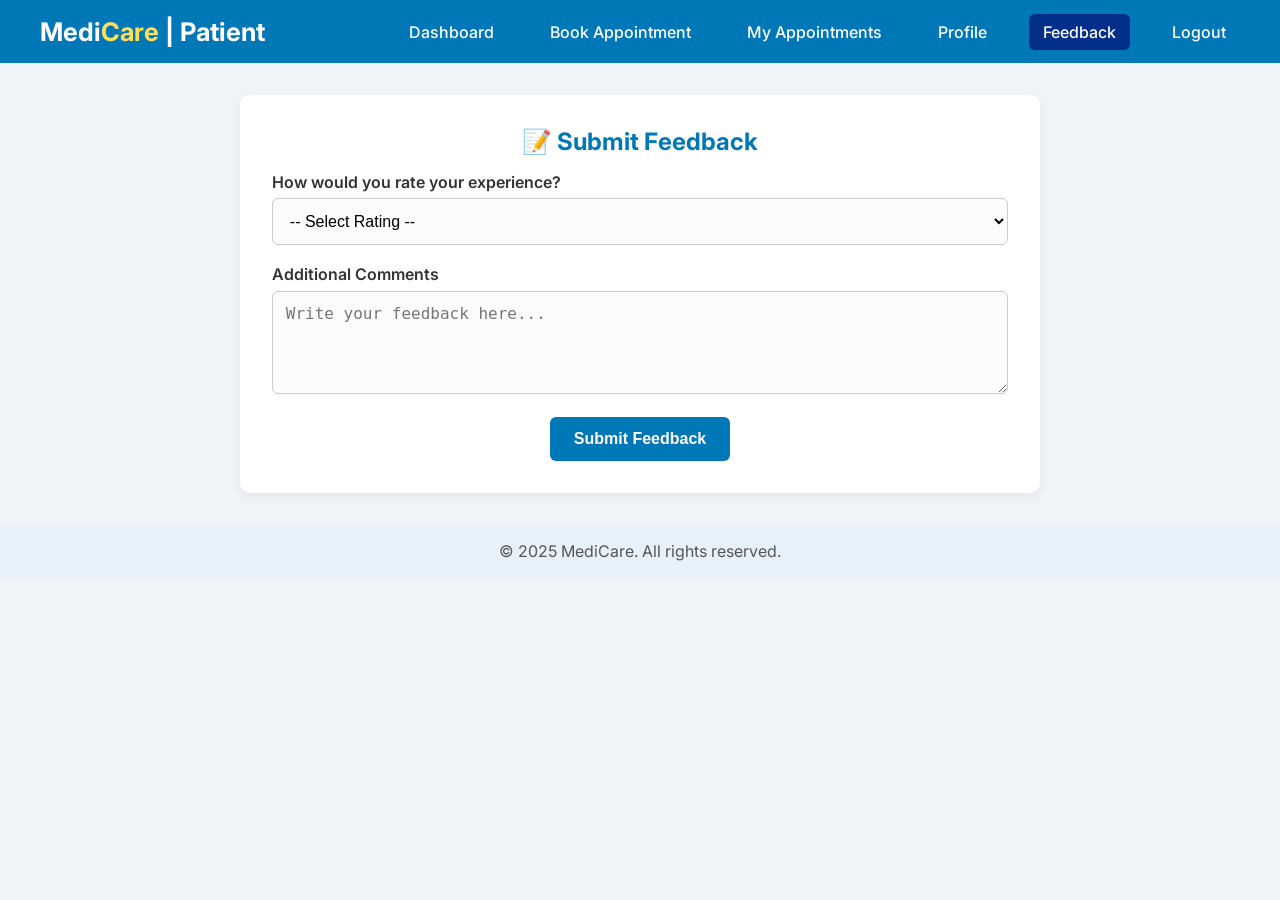
<file: patient/feedback.html>
<!DOCTYPE html>
<html lang="en">
<head>
  <meta charset="UTF-8" />
  <meta name="viewport" content="width=device-width, initial-scale=1.0"/>
  <title>Patient Feedback - MediCare</title>
  <link href="https://fonts.googleapis.com/css2?family=Inter:wght@400;600&display=swap" rel="stylesheet">
  <style>
    * {
      margin: 0;
      padding: 0;
      box-sizing: border-box;
    }

    body {
      font-family: 'Inter', sans-serif;
      background-color: #f0f4f8;
      color: #333;
    }

    header {
      background-color: #0077b6;
      padding: 1rem 2rem;
    }

    .nav-container {
      max-width: 1200px;
      margin: 0 auto;
      display: flex;
      justify-content: space-between;
      align-items: center;
    }

    .logo {
      font-size: 1.6rem;
      font-weight: 700;
      color: #fff;
    }

    .logo span {
      color: #ffde59;
    }

    nav a {
      color: white;
      text-decoration: none;
      margin-left: 1.5rem;
      font-weight: 500;
      padding: 8px 14px;
      border-radius: 6px;
      transition: all 0.3s ease;
    }

    nav a.active {
      background-color: #032E8A;
    }

    nav a:hover:not(.active) {
      background-color: #00b4d8;
      transform: scale(1.05);
    }

    nav a.logout:hover {
      background-color: #e63946;
      color: white;
    }

    .feedback-section {
      max-width: 800px;
      margin: 2rem auto;
      padding: 2rem;
      background-color: #fff;
      border-radius: 10px;
      box-shadow: 0 4px 12px rgba(0,0,0,0.05);
    }

    h2 {
      color: #0077b6;
      margin-bottom: 1rem;
      text-align: center;
    }

    form {
      display: flex;
      flex-direction: column;
      gap: 1.2rem;
    }

    label {
      font-weight: 600;
      margin-bottom: 0.4rem;
      display: block;
    }

    select, textarea {
      width: 100%;
      padding: 0.8rem;
      font-size: 1rem;
      border: 1px solid #ccc;
      border-radius: 6px;
      background-color: #f9fbfd;
    }

    .submit-btn {
      background-color: #0077b6;
      color: white;
      border: none;
      padding: 0.8rem 1.5rem;
      border-radius: 6px;
      font-size: 1rem;
      font-weight: 600;
      cursor: pointer;
      transition: background-color 0.3s ease, transform 0.2s;
    }

    .submit-btn:hover {
      background-color: #005f8f;
      transform: scale(1.03);
    }

    footer {
      text-align: center;
      padding: 1rem;
      background-color: #e7f1f9;
      margin-top: 2rem;
      color: #555;
    }

    @media (max-width: 768px) {
      nav {
        margin-top: 0.5rem;
        display: flex;
        flex-wrap: wrap;
        gap: 0.8rem;
      }
    }
  </style>
</head>
<body>

  <!-- Header -->
  <header>
    <div class="nav-container">
      <div class="logo">Medi<span>Care</span> | Patient</div>
      <nav>
        <a href="dashboard.html">Dashboard</a>
        <a href="book_appointment.html">Book Appointment</a>
        <a href="my-appointment.html">My Appointments</a>
        <a href="profile.html">Profile</a>
        <a href="feedback.html" class="active">Feedback</a>
        <a href="../index.html" class="logout">Logout</a>
      </nav>
    </div>
  </header>

  <!-- Feedback Section -->
  <section class="feedback-section">
    <h2>📝 Submit Feedback</h2>
    <form id="feedbackForm">
      <div>
        <label for="rating">How would you rate your experience?</label>
        <select id="rating" name="rating" required>
          <option value="">-- Select Rating --</option>
          <option value="5">Excellent 🌟🌟🌟🌟🌟</option>
          <option value="4">Very Good 🌟🌟🌟🌟</option>
          <option value="3">Good 🌟🌟🌟</option>
          <option value="2">Fair 🌟🌟</option>
          <option value="1">Poor 🌟</option>
        </select>
      </div>

      <div>
        <label for="comments">Additional Comments</label>
        <textarea id="comments" name="comments" rows="4" placeholder="Write your feedback here..."></textarea>
      </div>

      <div style="text-align: center;">
        <button type="submit" class="submit-btn">Submit Feedback</button>
      </div>
    </form>
  </section>

  <!-- Footer -->
  <footer>
    &copy; 2025 MediCare. All rights reserved.
  </footer>

  <!-- JS -->
  <script>
    document.getElementById("feedbackForm").addEventListener("submit", function(e) {
      e.preventDefault();
      alert("✅ Thank you for your feedback!");
      document.getElementById("feedbackForm").reset();
    });
  </script>

</body>
</html>
</file>
<file: assets/css/index.css>
/* ===== Reset & Base Styles ===== */
* {
  margin: 0;
  padding: 0;
  box-sizing: border-box;
  scroll-behavior: smooth;
}

body {
  font-family: 'Poppins', sans-serif;
  background: #f0fdf4;
  color: #1e293b;
  line-height: 1.6;
}

.container {
  max-width: 1200px;
  margin: auto;
  padding: 0 1rem;
}

/* ===== Navigation Bar ===== */
.nav-header {
  background: #0f766e;
  color: #fff;
  padding: 1rem 0;
  position: sticky;
  top: 0;
  z-index: 999;
  box-shadow: 0 2px 10px rgba(0, 0, 0, 0.1);
}

.nav-container {
  display: flex;
  justify-content: space-between;
  align-items: center;
}

.logo {
  font-size: 1.8rem;
  font-weight: bold;
}

.logo span {
  color: #a7f3d0;
}

.nav-links {
  display: flex;
  align-items: center;
  gap: 1.5rem;
}

.nav-item {
  text-decoration: none;
  color: #fff;
  font-weight: 500;
  transition: 0.3s;
}

.nav-item:hover {
  text-decoration: underline;
}

.nav-btn {
  background: #a7f3d0;
  color: #065f46;
  padding: 0.5rem 1rem;
  border-radius: 6px;
  font-weight: 600;
  text-decoration: none;
  transition: 0.3s;
}

.nav-btn:hover {
  background: #5eead4;
}

/* ===== Hero Section ===== */
.hero-section {
  display: flex;
  flex-direction: column;
  align-items: center;
  text-align: center;
  padding: 5rem 1rem;
  background: linear-gradient(to right, #d1fae5, #99f6e4);
}

.hero-container {
  display: flex;
  flex-direction: column;
  gap: 2rem;
  align-items: center;
}

.hero-text h1 {
  font-size: 2.5rem;
  color: #065f46;
}

.hero-text p {
  font-size: 1.1rem;
  color: #0f766e;
  max-width: 600px;
  margin: 1rem 0;
}

.hero-btn {
  padding: 0.75rem 1.5rem;
  background-color: #0f766e;
  color: white;
  border: none;
  border-radius: 8px;
  font-weight: 600;
  text-decoration: none;
  transition: 0.3s;
}

.hero-btn:hover {
  background-color: #0d5f5b;
}

.hero-img img {
  max-width: 100%;
  height: auto;
  border-radius: 12px;
  box-shadow: 0 5px 20px rgba(0, 0, 0, 0.15);
}

/* ===== Services Section ===== */
.services-section {
  background-color: #ffffff;
  padding: 4rem 1rem;
  text-align: center;
}

.section-title {
  font-size: 2rem;
  color: #065f46;
  margin-bottom: 2rem;
}

.service-cards {
  display: grid;
  grid-template-columns: repeat(auto-fit, minmax(250px, 1fr));
  gap: 2rem;
}

.card {
  background-color: #f0fdfa;
  padding: 1.5rem;
  border-radius: 10px;
  box-shadow: 0 4px 12px rgba(0, 0, 0, 0.08);
  transition: transform 0.3s ease;
}

.card:hover {
  transform: translateY(-5px);
}

.card h3 {
  color: #0f766e;
  margin-bottom: 0.5rem;
}

.card p {
  color: #475569;
  font-size: 0.95rem;
}

/* ===== About Section ===== */
.about-section {
  background-color: #e0f2f1;
  padding: 4rem 1rem;
}

.about-container {
  max-width: 800px;
  margin: auto;
  text-align: center;
}

.about-text h2 {
  color: #0f766e;
  margin-bottom: 1rem;
  font-size: 2rem;
}

.about-text p {
  color: #334155;
  font-size: 1rem;
}

/* ===== Contact Section ===== */
.contact-section {
  padding: 4rem 1rem;
  background-color: #f7fdfc;
  text-align: center;
}

.contact-info {
  color: #475569;
  font-size: 1rem;
  margin-top: 1rem;
}

/* ===== Footer ===== */
.footer {
  background: #0f766e;
  color: #fff;
  text-align: center;
  padding: 1rem;
  font-size: 0.9rem;
}
</file>
<file: assets/css/admin-appointments.css>
/* admin-appointments.css */

* {
  margin: 0;
  padding: 0;
  box-sizing: border-box;
  scroll-behavior: smooth;
}

body.admin-body {
  font-family: 'Inter', sans-serif;
  display: flex;
  background-color: #f5f8fd;
  color: #1e1e2f;
}

.admin-sidebar {
  width: 240px;
  background: linear-gradient(135deg, #0052cc, #3366ff);
  min-height: 100vh;
  padding: 20px;
  color: white;
}

.logo {
  font-size: 1.8rem;
  font-weight: 600;
  margin-bottom: 40px;
  text-align: center;
}

.admin-nav a {
  display: block;
  padding: 12px 20px;
  color: white;
  text-decoration: none;
  border-radius: 8px;
  margin-bottom: 10px;
  transition: background 0.3s ease;
}

.admin-nav a:hover,
.admin-nav a.active {
  background: rgba(255, 255, 255, 0.15);
}

.admin-main-content {
  flex: 1;
  padding: 30px;
  overflow-y: auto;
}

.admin-header {
  display: flex;
  justify-content: space-between;
  align-items: center;
  margin-bottom: 25px;
}

.admin-header h1 {
  font-size: 1.8rem;
  color: #1e2a4a;
}

.date-filter {
  padding: 8px 14px;
  border: 1px solid #ccc;
  border-radius: 8px;
  font-size: 0.95rem;
}

.appointments-table-section {
  background: #fff;
  padding: 25px;
  border-radius: 12px;
  box-shadow: 0 2px 12px rgba(0,0,0,0.05);
}

.appointments-table {
  width: 100%;
  border-collapse: collapse;
}

.appointments-table th,
.appointments-table td {
  padding: 14px 16px;
  border-bottom: 1px solid #eee;
  text-align: left;
}

.appointments-table th {
  background-color: #f0f5ff;
  color: #003366;
  font-weight: 600;
}

.status {
  padding: 6px 12px;
  border-radius: 20px;
  font-size: 0.85rem;
  font-weight: 600;
  text-transform: uppercase;
}

.status.confirmed {
  background-color: #dfffe0;
  color: #2e7d32;
}

.status.pending {
  background-color: #fff8e1;
  color: #ff9800;
}

.btn-cancel {
  padding: 6px 14px;
  background-color: #ff4d4f;
  color: white;
  border: none;
  border-radius: 8px;
  cursor: pointer;
  transition: background 0.3s ease;
}

.btn-cancel:hover {
  background-color: #d9363e;
}
</file>
<file: assets/css/doctor-dashboard.css>
/* Reset and base */
* {
  margin: 0;
  padding: 0;
  box-sizing: border-box;
}

body {
  font-family: 'Poppins', sans-serif;
  background: linear-gradient(to right, #e0f7fa, #f0fdfa);
  color: #0f172a;
}

/* Header */
.doc-dash-header {
  background-color: #0891b2;
  padding: 1rem 0;
  box-shadow: 0 4px 8px rgba(0, 0, 0, 0.05);
}

.doc-dash-container {
  max-width: 1200px;
  margin: auto;
  padding: 0 20px;
  display: flex;
  justify-content: space-between;
  align-items: center;
}

.doc-dash-logo {
  font-size: 1.6rem;
  font-weight: bold;
  color: #ffffff;
}

.doc-dash-logo span {
  color: #bbf7d0;
}

.doc-dash-nav a {
  margin-left: 1.5rem;
  text-decoration: none;
  color: #f0fdfa;
  font-weight: 500;
}

.doc-dash-nav a.active,
.doc-dash-nav a:hover {
  color: #ffffff;
  font-weight: 600;
}

.doc-dash-logout {
  background: #134e4a;
  color: white;
  padding: 0.4rem 1rem;
  border-radius: 6px;
}

/* Main Dashboard */
.doc-dash-main {
  padding: 2.5rem 1rem;
}

.doc-dash-wrapper {
  max-width: 1000px;
  margin: auto;
}

.doc-dash-heading {
  font-size: 2rem;
  color: #0ea5e9;
  margin-bottom: 0.4rem;
}

.doc-dash-subtitle {
  font-size: 1rem;
  color: #64748b;
  margin-bottom: 2rem;
}

/* Dashboard Cards */
.doc-dash-grid {
  display: grid;
  grid-template-columns: repeat(auto-fit, minmax(220px, 1fr));
  gap: 1.5rem;
}

.doc-dash-card {
  background: #ffffff;
  padding: 1.5rem;
  border-radius: 14px;
  text-align: center;
  box-shadow: 0 6px 14px rgba(0,0,0,0.06);
  transition: transform 0.3s ease, box-shadow 0.3s ease;
}

.doc-dash-card:hover {
  transform: translateY(-5px);
  box-shadow: 0 10px 20px rgba(0,0,0,0.08);
}

.doc-dash-card h2 {
  font-size: 2rem;
  color: #14b8a6;
}

.doc-dash-card p {
  margin-top: 0.4rem;
  color: #475569;
}

/* Quick Actions */
.doc-dash-actions {
  margin-top: 2rem;
  display: flex;
  gap: 1rem;
  flex-wrap: wrap;
}

.doc-dash-action-btn {
  background-color: #0ea5e9;
  color: white;
  padding: 0.7rem 1.4rem;
  border: none;
  border-radius: 8px;
  text-decoration: none;
  font-weight: 600;
  transition: background-color 0.3s ease;
}

.doc-dash-action-btn:hover {
  background-color: #0284c7;
}

/* Footer */
.doc-dash-footer {
  background-color: #0f766e;
  color: white;
  text-align: center;
  padding: 1rem;
  margin-top: 3rem;
}
</file>
<file: assets/css/doctor-patients.css>
/* Reset */
* {
  margin: 0;
  padding: 0;
  box-sizing: border-box;
}

body {
  font-family: 'Poppins', sans-serif;
  background: linear-gradient(to right, #e0f7fa, #f0fdfa);
  color: #1e293b;
}

/* Header */
.doc-patients-header {
  background-color: #0e7490;
  padding: 1rem 0;
  box-shadow: 0 4px 10px rgba(0,0,0,0.05);
}

.doc-patients-container {
  max-width: 1200px;
  margin: auto;
  padding: 0 20px;
  display: flex;
  justify-content: space-between;
  align-items: center;
}

.doc-patients-logo {
  font-size: 1.6rem;
  font-weight: 600;
  color: #ffffff;
}

.doc-patients-logo span {
  color: #bbf7d0;
}

.doc-patients-nav a {
  margin-left: 1.5rem;
  text-decoration: none;
  color: #f0fdfa;
  font-weight: 500;
}

.doc-patients-nav a.active,
.doc-patients-nav a:hover {
  color: #ffffff;
  font-weight: 600;
}

.doc-patients-logout {
  background-color: #134e4a;
  padding: 0.4rem 1rem;
  border-radius: 6px;
  color: white;
}

/* Main */
.doc-patients-main {
  padding: 2.5rem 1rem;
}

.doc-patients-wrapper {
  max-width: 1000px;
  margin: auto;
}

.doc-patients-title {
  font-size: 2rem;
  color: #0ea5e9;
  margin-bottom: 0.5rem;
}

.doc-patients-subtitle {
  font-size: 1rem;
  color: #64748b;
  margin-bottom: 1.5rem;
}

/* Search */
.doc-patients-search {
  margin-bottom: 2rem;
  text-align: center;
}

.doc-patients-search input {
  width: 100%;
  max-width: 400px;
  padding: 0.75rem;
  font-size: 1rem;
  border: 1px solid #cbd5e1;
  border-radius: 8px;
  transition: border-color 0.3s ease;
}

.doc-patients-search input:focus {
  border-color: #0ea5e9;
  outline: none;
}

/* Grid */
.doc-patients-grid {
  display: grid;
  grid-template-columns: repeat(auto-fit, minmax(260px, 1fr));
  gap: 1.5rem;
}

.doc-patients-card {
  background: white;
  padding: 1.2rem;
  border-radius: 12px;
  box-shadow: 0 8px 18px rgba(0,0,0,0.05);
  transition: transform 0.3s ease, box-shadow 0.3s ease;
}

.doc-patients-card:hover {
  transform: translateY(-6px);
  box-shadow: 0 10px 24px rgba(0,0,0,0.08);
}

.doc-patients-card h2 {
  color: #0f766e;
  margin-bottom: 0.5rem;
}

/* Footer */
.doc-patients-footer {
  background-color: #0f766e;
  color: white;
  text-align: center;
  padding: 1rem;
  margin-top: 3rem;
}
</file>
